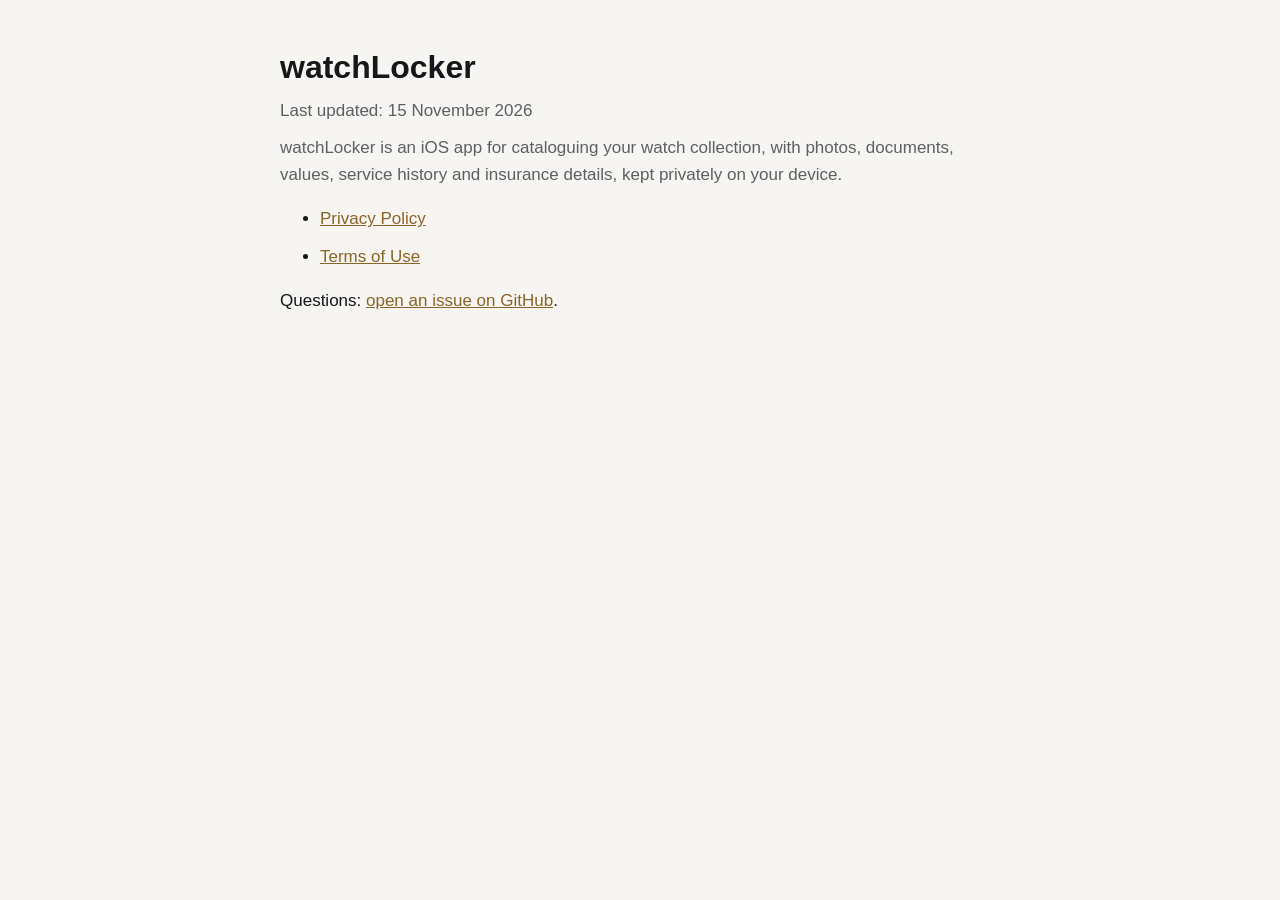
<file: index.html>
<!doctype html>
<html lang="en"><head><meta charset="utf-8"><meta name="viewport" content="width=device-width,initial-scale=1">
<title>watchLocker</title><link rel="stylesheet" href="style.css"></head>
<body><main>

<h1>watchLocker</h1>
<p class="meta">Last updated: 15 November 2026</p>
<p class="lead">watchLocker is an iOS app for cataloguing your watch collection, with photos, documents, values, service history and insurance details, kept privately on your device.</p>
<ul>
<li><a href="privacy.html">Privacy Policy</a></li>
<li><a href="terms.html">Terms of Use</a></li>
</ul>
<p>Questions: <a href="https://github.com/LinusWestling/watchLocker/issues">open an issue on GitHub</a>.</p>
</main></body></html>
</file>
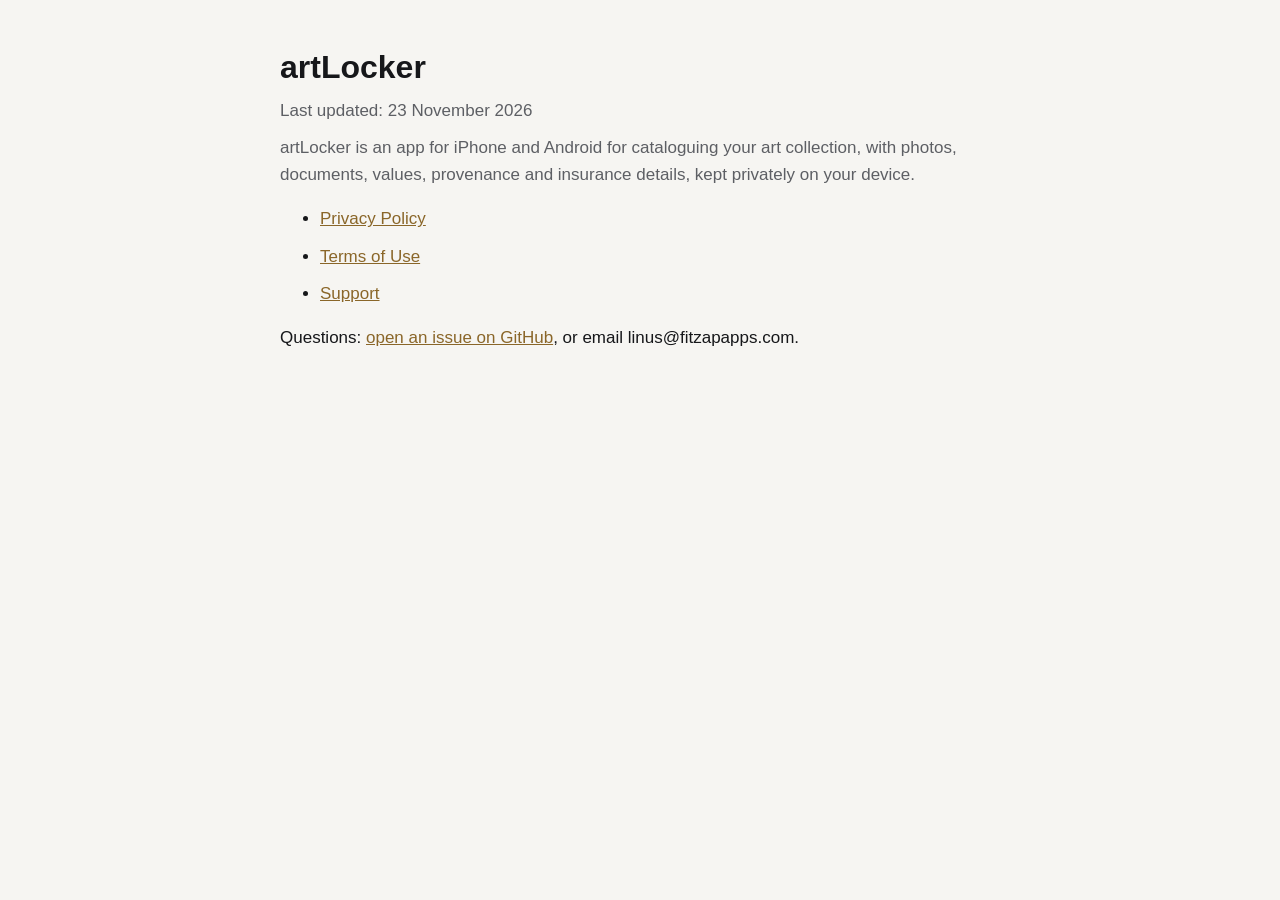
<file: artLocker/index.html>
<!doctype html>
<html lang="en"><head><meta charset="utf-8"><meta name="viewport" content="width=device-width,initial-scale=1">
<title>artLocker</title><link rel="stylesheet" href="../style.css"></head>
<body><main>

<h1>artLocker</h1>
<p class="meta">Last updated: 23 November 2026</p>
<p class="lead">artLocker is an app for iPhone and Android for cataloguing your art collection, with photos, documents, values, provenance and insurance details, kept privately on your device.</p>
<ul>
<li><a href="privacy/">Privacy Policy</a></li>
<li><a href="terms/">Terms of Use</a></li>
<li><a href="support/">Support</a></li>
</ul>
<p>Questions: <a href="https://github.com/LinusWestling/watchLocker/issues">open an issue on GitHub</a>, or email linus@fitzapapps.com.</p>
</main></body></html>
</file>
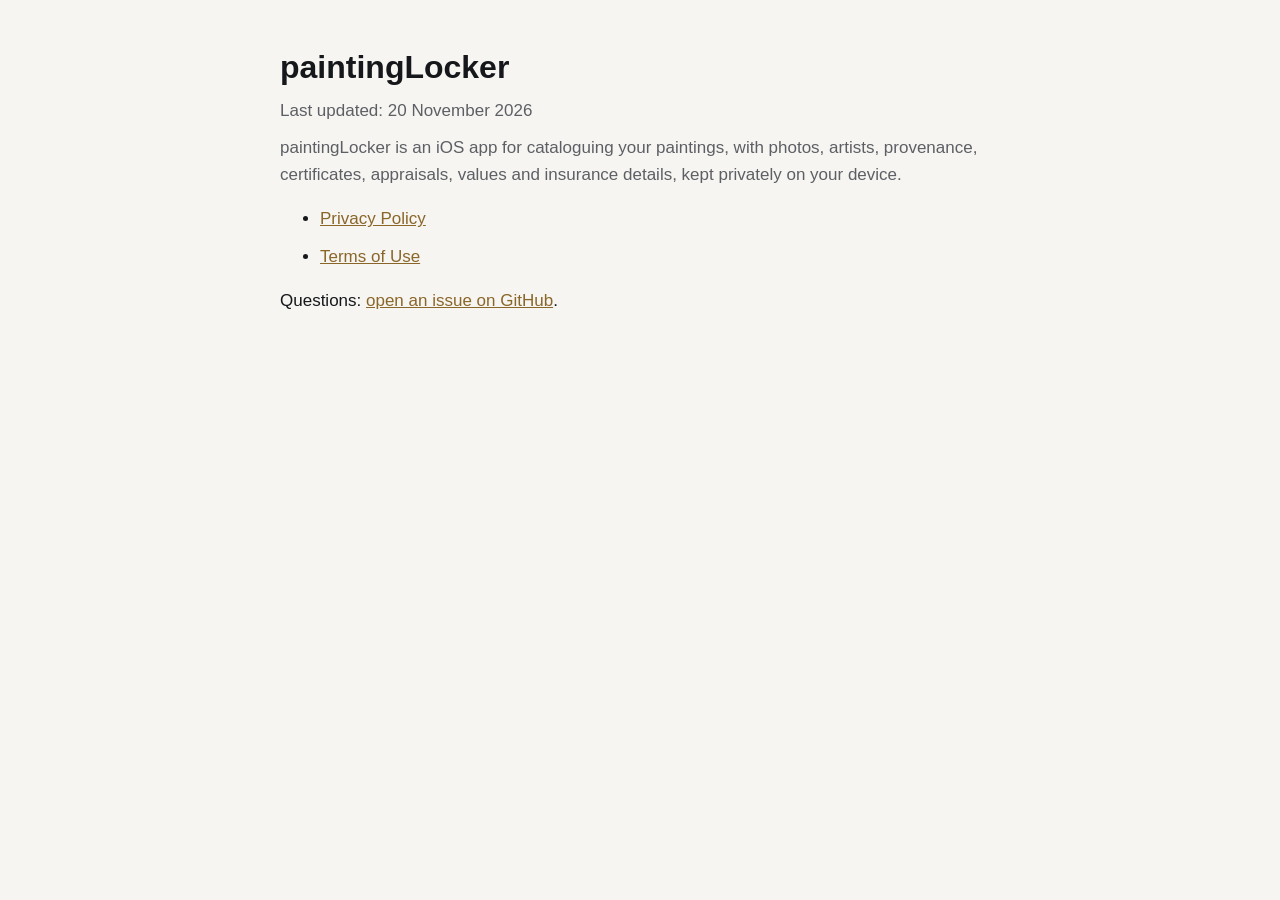
<file: paintingLocker/index.html>
<!doctype html>
<html lang="en"><head><meta charset="utf-8"><meta name="viewport" content="width=device-width,initial-scale=1">
<title>paintingLocker</title><link rel="stylesheet" href="../style.css"></head>
<body><main>

<h1>paintingLocker</h1>
<p class="meta">Last updated: 20 November 2026</p>
<p class="lead">paintingLocker is an iOS app for cataloguing your paintings, with photos, artists, provenance, certificates, appraisals, values and insurance details, kept privately on your device.</p>
<ul>
<li><a href="privacy/">Privacy Policy</a></li>
<li><a href="terms/">Terms of Use</a></li>
</ul>
<p>Questions: <a href="https://github.com/LinusWestling/watchLocker/issues">open an issue on GitHub</a>.</p>
</main></body></html>
</file>
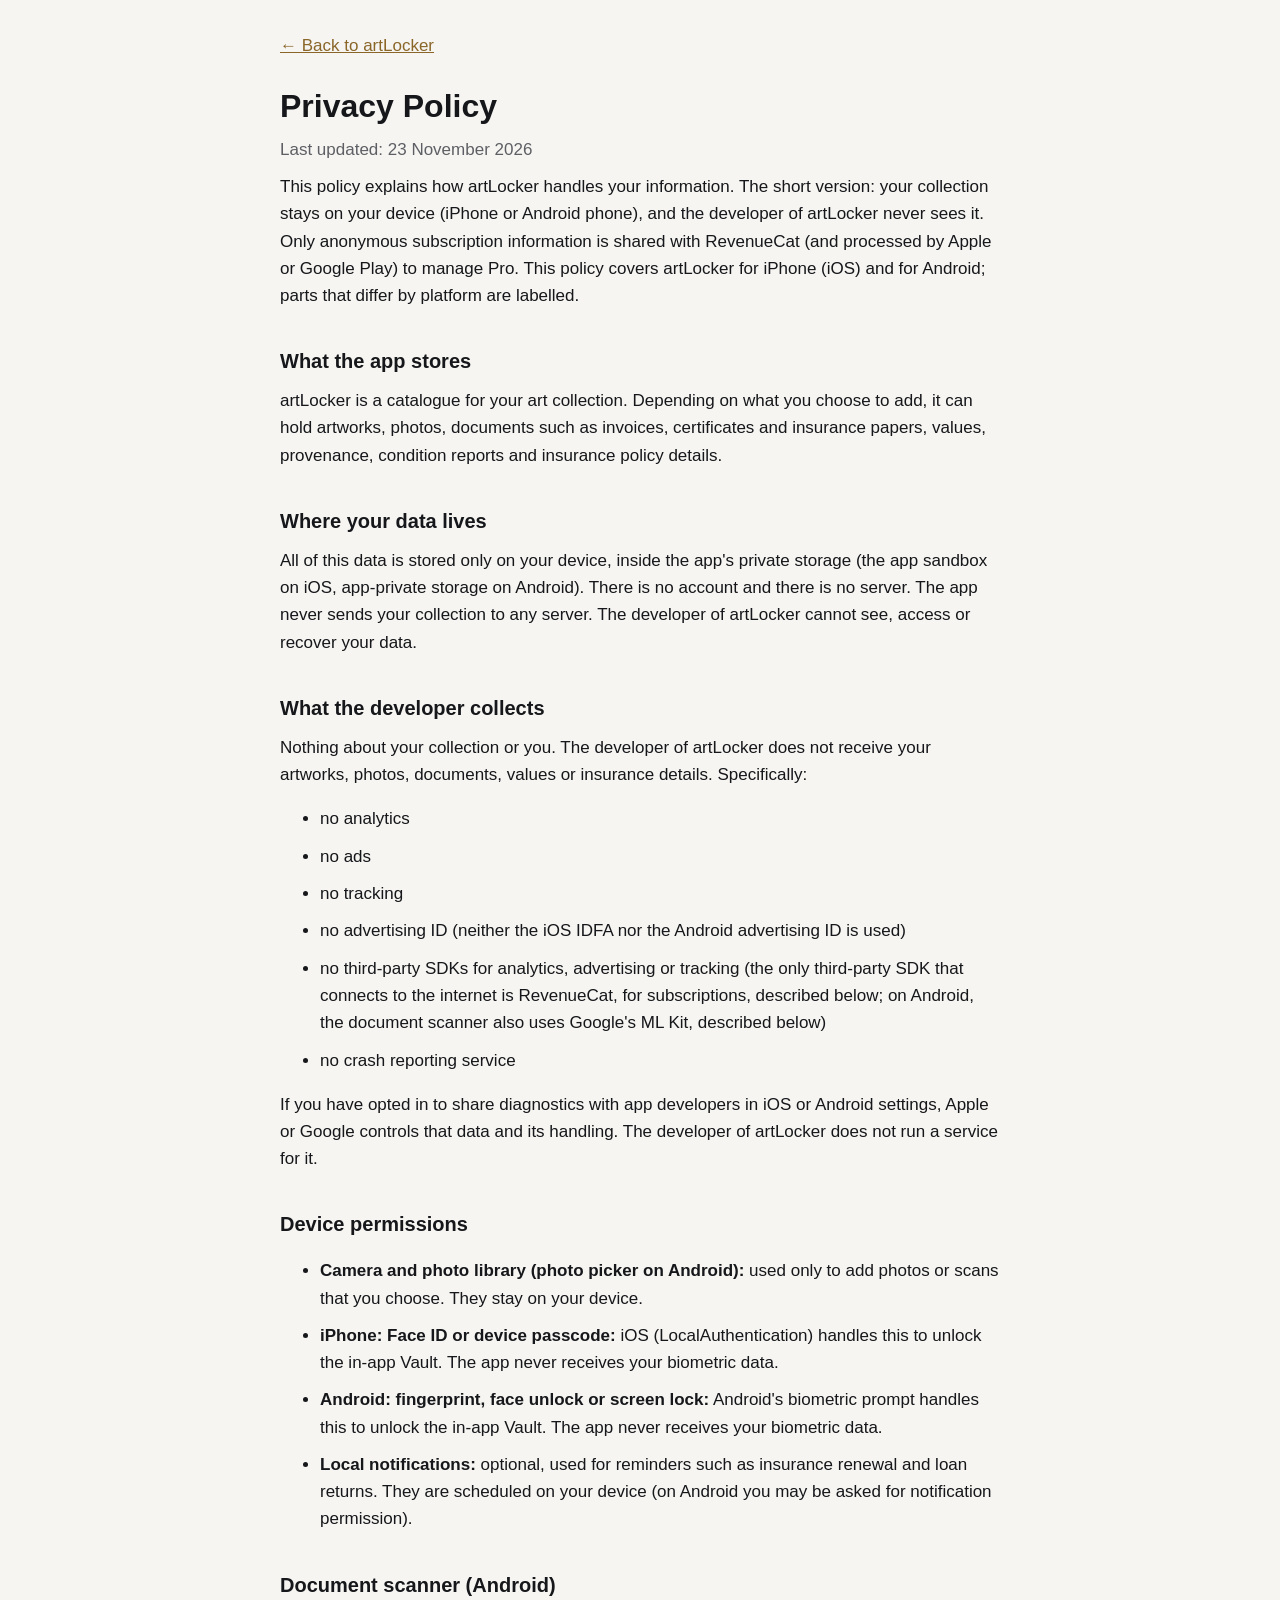
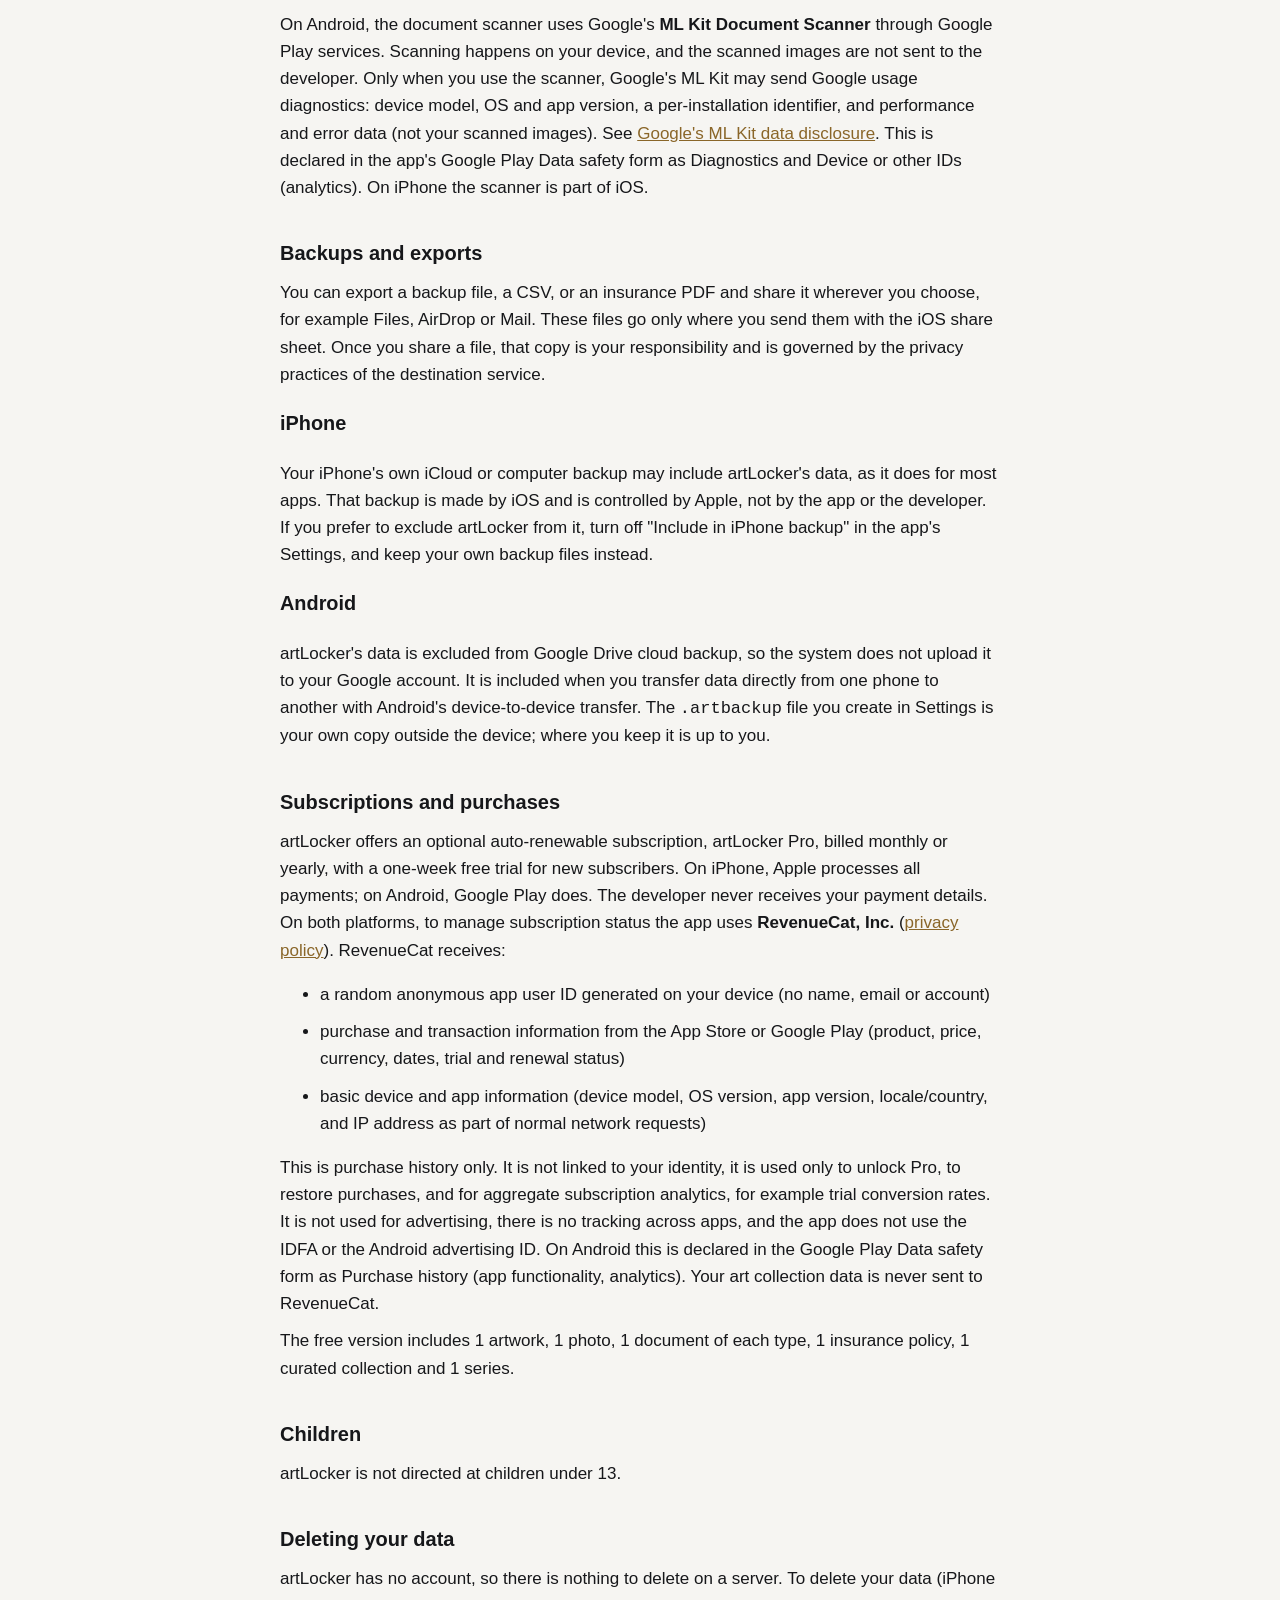
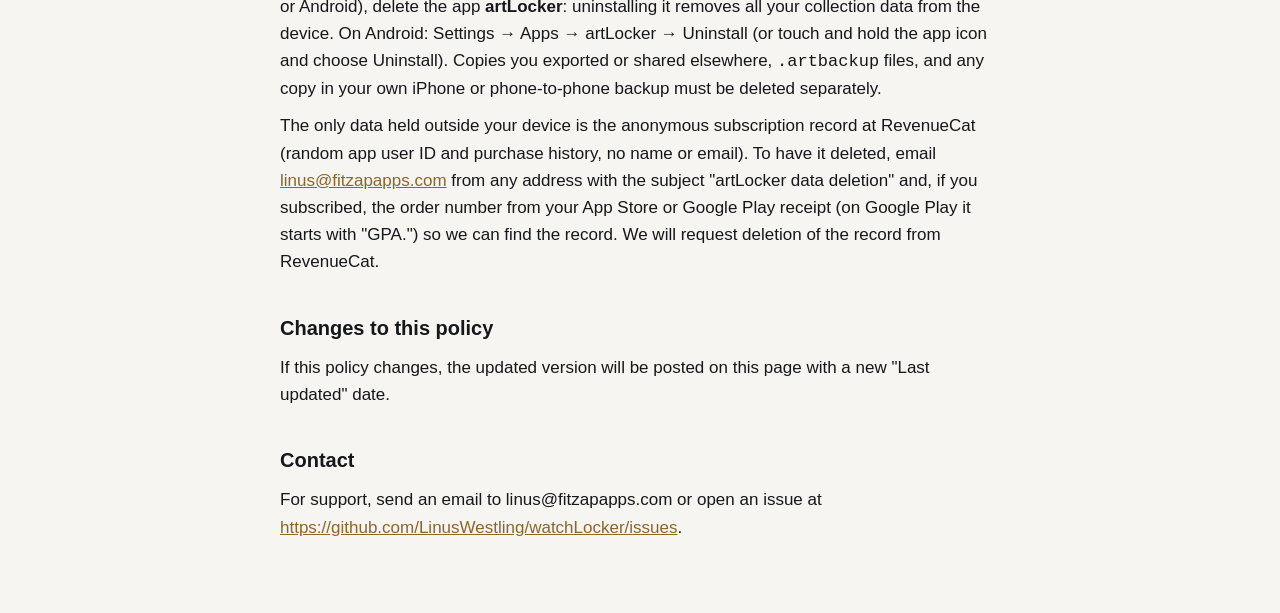
<file: artLocker/privacy/index.html>
<!doctype html>
<html lang="en"><head><meta charset="utf-8"><meta name="viewport" content="width=device-width,initial-scale=1">
<title>artLocker Privacy Policy</title><link rel="stylesheet" href="../../style.css"></head>
<body><main>
<a class="back" href="../">&larr; Back to artLocker</a>
<h1>Privacy Policy</h1>
<p class="meta">Last updated: 23 November 2026</p>
<p>This policy explains how artLocker handles your information. The short version: your collection stays on your device (iPhone or Android phone), and the developer of artLocker never sees it. Only anonymous subscription information is shared with RevenueCat (and processed by Apple or Google Play) to manage Pro. This policy covers artLocker for iPhone (iOS) and for Android; parts that differ by platform are labelled.</p>
<h2>What the app stores</h2>
<p>artLocker is a catalogue for your art collection. Depending on what you choose to add, it can hold artworks, photos, documents such as invoices, certificates and insurance papers, values, provenance, condition reports and insurance policy details.</p>
<h2>Where your data lives</h2>
<p>All of this data is stored only on your device, inside the app's private storage (the app sandbox on iOS, app-private storage on Android). There is no account and there is no server. The app never sends your collection to any server. The developer of artLocker cannot see, access or recover your data.</p>
<h2>What the developer collects</h2>
<p>Nothing about your collection or you. The developer of artLocker does not receive your artworks, photos, documents, values or insurance details. Specifically:</p>
<ul>
<li>no analytics</li>
<li>no ads</li>
<li>no tracking</li>
<li>no advertising ID (neither the iOS IDFA nor the Android advertising ID is used)</li>
<li>no third-party SDKs for analytics, advertising or tracking (the only third-party SDK that connects to the internet is RevenueCat, for subscriptions, described below; on Android, the document scanner also uses Google's ML Kit, described below)</li>
<li>no crash reporting service</li>
</ul>
<p>If you have opted in to share diagnostics with app developers in iOS or Android settings, Apple or Google controls that data and its handling. The developer of artLocker does not run a service for it.</p>
<h2>Device permissions</h2>
<ul>
<li><strong>Camera and photo library (photo picker on Android):</strong> used only to add photos or scans that you choose. They stay on your device.</li>
<li><strong>iPhone: Face ID or device passcode:</strong> iOS (LocalAuthentication) handles this to unlock the in-app Vault. The app never receives your biometric data.</li>
<li><strong>Android: fingerprint, face unlock or screen lock:</strong> Android's biometric prompt handles this to unlock the in-app Vault. The app never receives your biometric data.</li>
<li><strong>Local notifications:</strong> optional, used for reminders such as insurance renewal and loan returns. They are scheduled on your device (on Android you may be asked for notification permission).</li>
</ul>
<h2>Document scanner (Android)</h2>
<p>On Android, the document scanner uses Google's <strong>ML Kit Document Scanner</strong> through Google Play services. Scanning happens on your device, and the scanned images are not sent to the developer. Only when you use the scanner, Google's ML Kit may send Google usage diagnostics: device model, OS and app version, a per-installation identifier, and performance and error data (not your scanned images). See <a href="https://developers.google.com/ml-kit/android-data-disclosure">Google's ML Kit data disclosure</a>. This is declared in the app's Google Play Data safety form as Diagnostics and Device or other IDs (analytics). On iPhone the scanner is part of iOS.</p>
<h2>Backups and exports</h2>
<p>You can export a backup file, a CSV, or an insurance PDF and share it wherever you choose, for example Files, AirDrop or Mail. These files go only where you send them with the iOS share sheet. Once you share a file, that copy is your responsibility and is governed by the privacy practices of the destination service.</p>
<h3>iPhone</h3>
<p>Your iPhone's own iCloud or computer backup may include artLocker's data, as it does for most apps. That backup is made by iOS and is controlled by Apple, not by the app or the developer. If you prefer to exclude artLocker from it, turn off "Include in iPhone backup" in the app's Settings, and keep your own backup files instead.</p>
<h3>Android</h3>
<p>artLocker's data is excluded from Google Drive cloud backup, so the system does not upload it to your Google account. It is included when you transfer data directly from one phone to another with Android's device-to-device transfer. The <code>.artbackup</code> file you create in Settings is your own copy outside the device; where you keep it is up to you.</p>
<h2>Subscriptions and purchases</h2>
<p>artLocker offers an optional auto-renewable subscription, artLocker Pro, billed monthly or yearly, with a one-week free trial for new subscribers. On iPhone, Apple processes all payments; on Android, Google Play does. The developer never receives your payment details. On both platforms, to manage subscription status the app uses <strong>RevenueCat, Inc.</strong> (<a href="https://www.revenuecat.com/privacy">privacy policy</a>). RevenueCat receives:</p>
<ul>
<li>a random anonymous app user ID generated on your device (no name, email or account)</li>
<li>purchase and transaction information from the App Store or Google Play (product, price, currency, dates, trial and renewal status)</li>
<li>basic device and app information (device model, OS version, app version, locale/country, and IP address as part of normal network requests)</li>
</ul>
<p>This is purchase history only. It is not linked to your identity, it is used only to unlock Pro, to restore purchases, and for aggregate subscription analytics, for example trial conversion rates. It is not used for advertising, there is no tracking across apps, and the app does not use the IDFA or the Android advertising ID. On Android this is declared in the Google Play Data safety form as Purchase history (app functionality, analytics). Your art collection data is never sent to RevenueCat.</p>
<p>The free version includes 1 artwork, 1 photo, 1 document of each type, 1 insurance policy, 1 curated collection and 1 series.</p>
<h2>Children</h2>
<p>artLocker is not directed at children under 13.</p>
<h2>Deleting your data</h2>
<p>artLocker has no account, so there is nothing to delete on a server. To delete your data (iPhone or Android), delete the app <strong>artLocker</strong>: uninstalling it removes all your collection data from the device. On Android: Settings &rarr; Apps &rarr; artLocker &rarr; Uninstall (or touch and hold the app icon and choose Uninstall). Copies you exported or shared elsewhere, <code>.artbackup</code> files, and any copy in your own iPhone or phone-to-phone backup must be deleted separately.</p>
<p>The only data held outside your device is the anonymous subscription record at RevenueCat (random app user ID and purchase history, no name or email). To have it deleted, email <a href="mailto:linus@fitzapapps.com">linus@fitzapapps.com</a> from any address with the subject "artLocker data deletion" and, if you subscribed, the order number from your App Store or Google Play receipt (on Google Play it starts with "GPA.") so we can find the record. We will request deletion of the record from RevenueCat.</p>
<h2>Changes to this policy</h2>
<p>If this policy changes, the updated version will be posted on this page with a new "Last updated" date.</p>
<h2>Contact</h2>
<p>For support, send an email to linus@fitzapapps.com or open an issue at <a href="https://github.com/LinusWestling/watchLocker/issues">https://github.com/LinusWestling/watchLocker/issues</a>.</p>
</main></body></html>
</file>
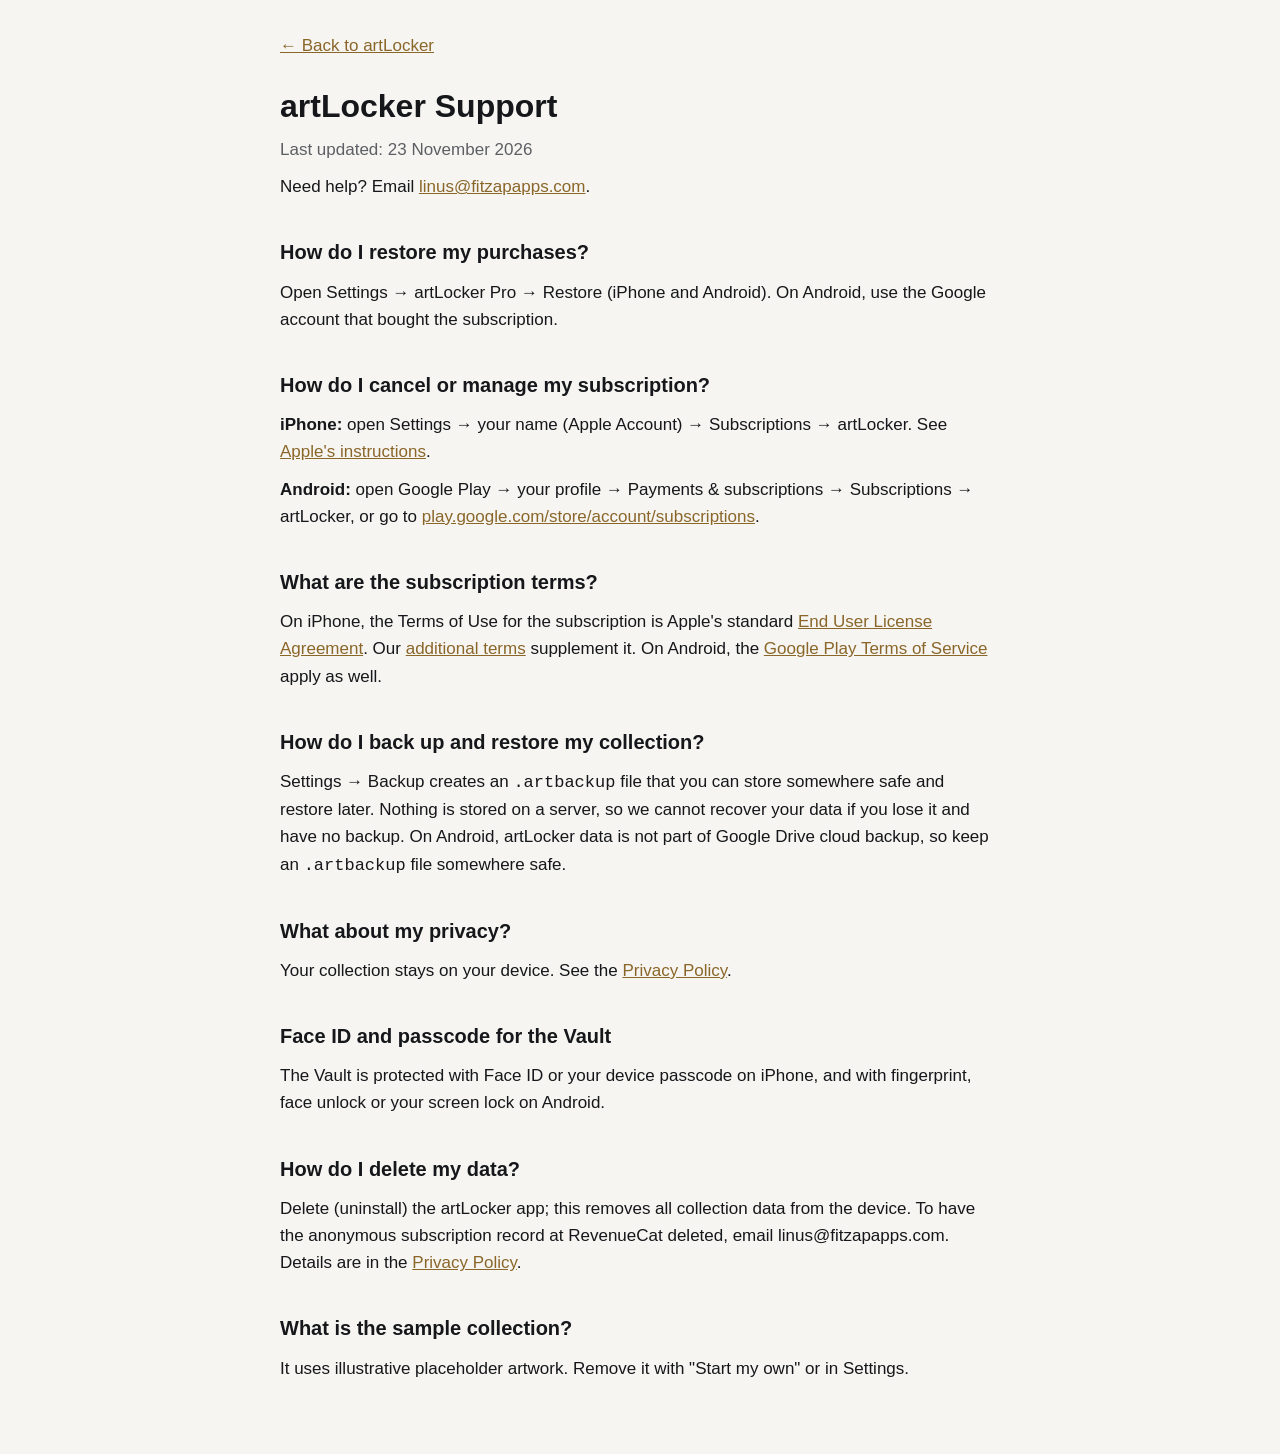
<file: artLocker/support/index.html>
<!doctype html>
<html lang="en"><head><meta charset="utf-8"><meta name="viewport" content="width=device-width,initial-scale=1">
<title>artLocker Support</title><link rel="stylesheet" href="../../style.css"></head>
<body><main>
<a class="back" href="../">&larr; Back to artLocker</a>
<h1>artLocker Support</h1>
<p class="meta">Last updated: 23 November 2026</p>
<p>Need help? Email <a href="mailto:linus@fitzapapps.com">linus@fitzapapps.com</a>.</p>
<h2>How do I restore my purchases?</h2>
<p>Open Settings &rarr; artLocker Pro &rarr; Restore (iPhone and Android). On Android, use the Google account that bought the subscription.</p>
<h2>How do I cancel or manage my subscription?</h2>
<p><strong>iPhone:</strong> open Settings &rarr; your name (Apple Account) &rarr; Subscriptions &rarr; artLocker. See <a href="https://support.apple.com/en-us/118428">Apple's instructions</a>.</p>
<p><strong>Android:</strong> open Google Play &rarr; your profile &rarr; Payments &amp; subscriptions &rarr; Subscriptions &rarr; artLocker, or go to <a href="https://play.google.com/store/account/subscriptions">play.google.com/store/account/subscriptions</a>.</p>
<h2>What are the subscription terms?</h2>
<p>On iPhone, the Terms of Use for the subscription is Apple's standard <a href="https://www.apple.com/legal/internet-services/itunes/dev/stdeula/">End User License Agreement</a>. Our <a href="../terms/">additional terms</a> supplement it. On Android, the <a href="https://play.google.com/intl/en_us/about/play-terms/">Google Play Terms of Service</a> apply as well.</p>
<h2>How do I back up and restore my collection?</h2>
<p>Settings &rarr; Backup creates an <code>.artbackup</code> file that you can store somewhere safe and restore later. Nothing is stored on a server, so we cannot recover your data if you lose it and have no backup. On Android, artLocker data is not part of Google Drive cloud backup, so keep an <code>.artbackup</code> file somewhere safe.</p>
<h2>What about my privacy?</h2>
<p>Your collection stays on your device. See the <a href="../privacy/">Privacy Policy</a>.</p>
<h2>Face ID and passcode for the Vault</h2>
<p>The Vault is protected with Face ID or your device passcode on iPhone, and with fingerprint, face unlock or your screen lock on Android.</p>
<h2>How do I delete my data?</h2>
<p>Delete (uninstall) the artLocker app; this removes all collection data from the device. To have the anonymous subscription record at RevenueCat deleted, email linus@fitzapapps.com. Details are in the <a href="../privacy/">Privacy Policy</a>.</p>
<h2>What is the sample collection?</h2>
<p>It uses illustrative placeholder artwork. Remove it with "Start my own" or in Settings.</p>
</main></body></html>
</file>
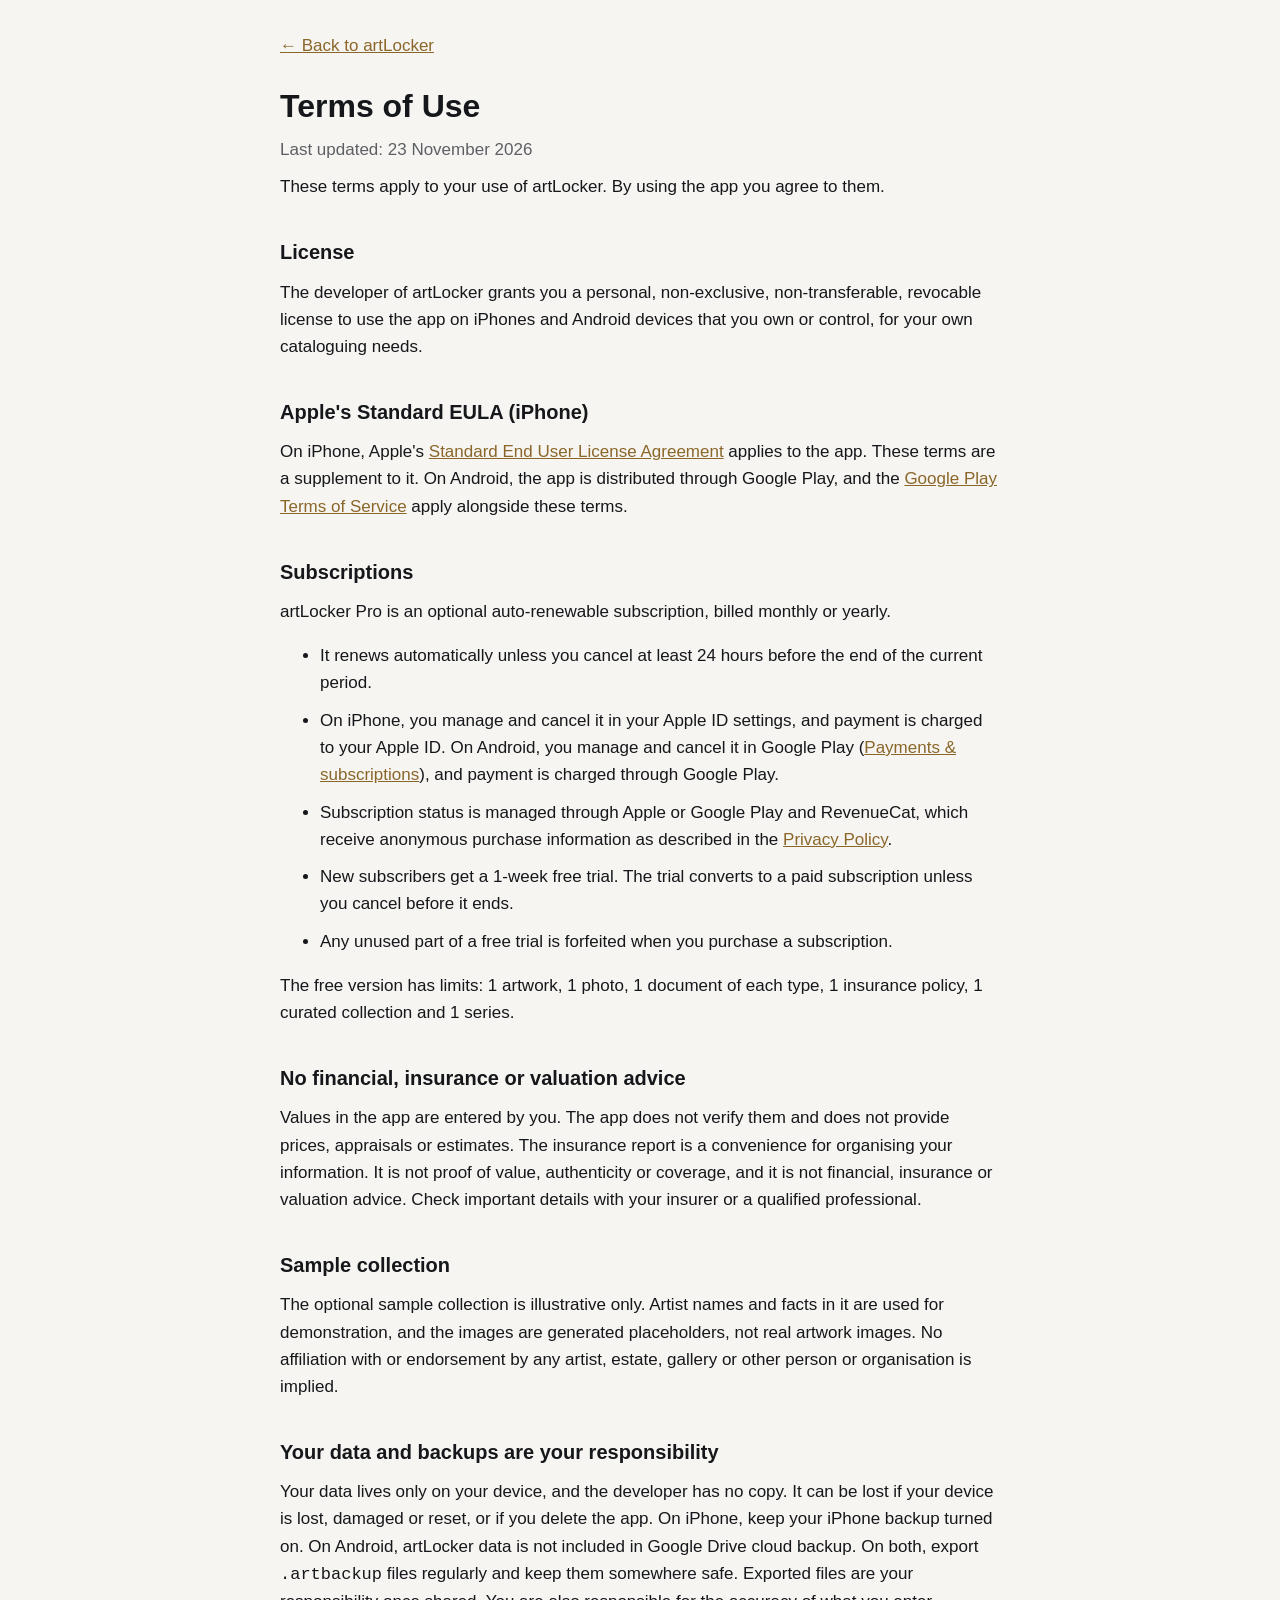
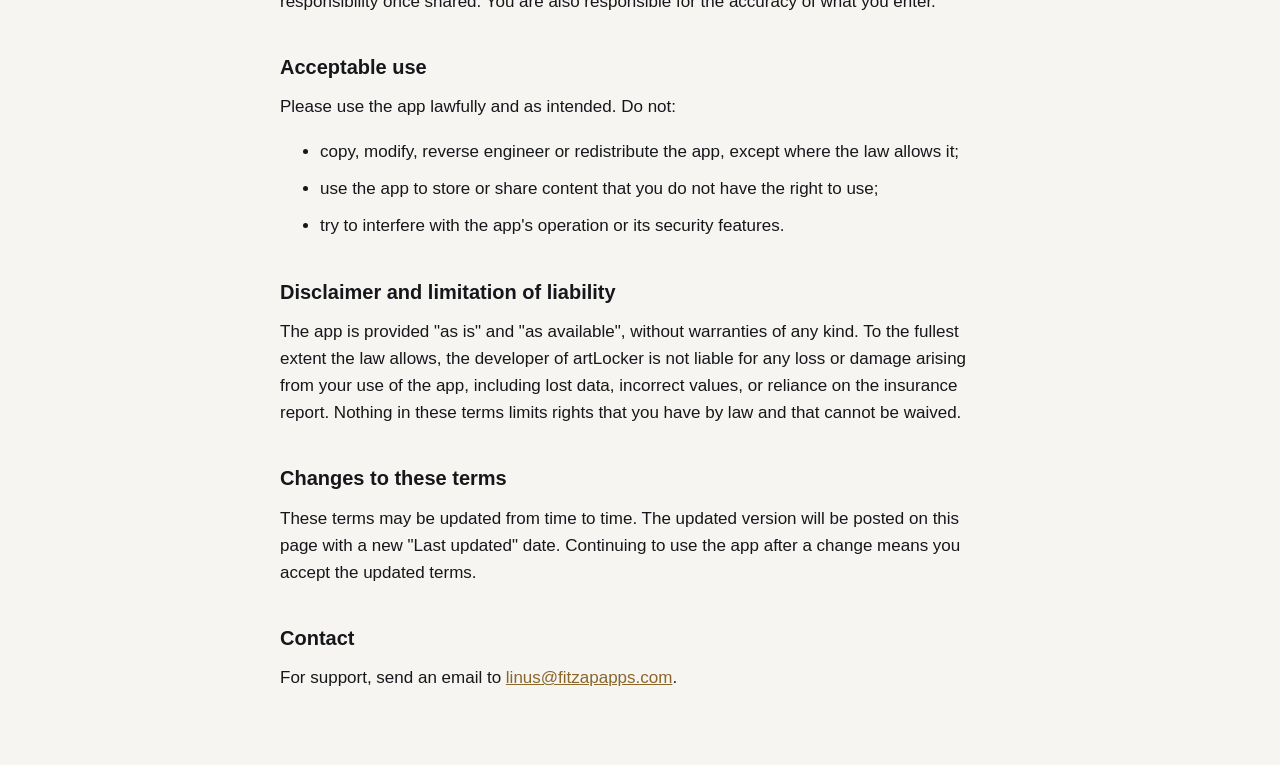
<file: artLocker/terms/index.html>
<!doctype html>
<html lang="en"><head><meta charset="utf-8"><meta name="viewport" content="width=device-width,initial-scale=1">
<title>artLocker Terms of Use</title><link rel="stylesheet" href="../../style.css"></head>
<body><main>
<a class="back" href="../">&larr; Back to artLocker</a>
<h1>Terms of Use</h1>
<p class="meta">Last updated: 23 November 2026</p>
<p>These terms apply to your use of artLocker. By using the app you agree to them.</p>
<h2>License</h2>
<p>The developer of artLocker grants you a personal, non-exclusive, non-transferable, revocable license to use the app on iPhones and Android devices that you own or control, for your own cataloguing needs.</p>
<h2>Apple's Standard EULA (iPhone)</h2>
<p>On iPhone, Apple's <a href="https://www.apple.com/legal/internet-services/itunes/dev/stdeula/">Standard End User License Agreement</a> applies to the app. These terms are a supplement to it. On Android, the app is distributed through Google Play, and the <a href="https://play.google.com/intl/en_us/about/play-terms/">Google Play Terms of Service</a> apply alongside these terms.</p>
<h2>Subscriptions</h2>
<p>artLocker Pro is an optional auto-renewable subscription, billed monthly or yearly.</p>
<ul>
<li>It renews automatically unless you cancel at least 24 hours before the end of the current period.</li>
<li>On iPhone, you manage and cancel it in your Apple ID settings, and payment is charged to your Apple ID. On Android, you manage and cancel it in Google Play (<a href="https://play.google.com/store/account/subscriptions">Payments &amp; subscriptions</a>), and payment is charged through Google Play.</li>
<li>Subscription status is managed through Apple or Google Play and RevenueCat, which receive anonymous purchase information as described in the <a href="../privacy/">Privacy Policy</a>.</li>
<li>New subscribers get a 1-week free trial. The trial converts to a paid subscription unless you cancel before it ends.</li>
<li>Any unused part of a free trial is forfeited when you purchase a subscription.</li>
</ul>
<p>The free version has limits: 1 artwork, 1 photo, 1 document of each type, 1 insurance policy, 1 curated collection and 1 series.</p>
<h2>No financial, insurance or valuation advice</h2>
<p>Values in the app are entered by you. The app does not verify them and does not provide prices, appraisals or estimates. The insurance report is a convenience for organising your information. It is not proof of value, authenticity or coverage, and it is not financial, insurance or valuation advice. Check important details with your insurer or a qualified professional.</p>
<h2>Sample collection</h2>
<p>The optional sample collection is illustrative only. Artist names and facts in it are used for demonstration, and the images are generated placeholders, not real artwork images. No affiliation with or endorsement by any artist, estate, gallery or other person or organisation is implied.</p>
<h2>Your data and backups are your responsibility</h2>
<p>Your data lives only on your device, and the developer has no copy. It can be lost if your device is lost, damaged or reset, or if you delete the app. On iPhone, keep your iPhone backup turned on. On Android, artLocker data is not included in Google Drive cloud backup. On both, export <code>.artbackup</code> files regularly and keep them somewhere safe. Exported files are your responsibility once shared. You are also responsible for the accuracy of what you enter.</p>
<h2>Acceptable use</h2>
<p>Please use the app lawfully and as intended. Do not:</p>
<ul>
<li>copy, modify, reverse engineer or redistribute the app, except where the law allows it;</li>
<li>use the app to store or share content that you do not have the right to use;</li>
<li>try to interfere with the app's operation or its security features.</li>
</ul>
<h2>Disclaimer and limitation of liability</h2>
<p>The app is provided "as is" and "as available", without warranties of any kind. To the fullest extent the law allows, the developer of artLocker is not liable for any loss or damage arising from your use of the app, including lost data, incorrect values, or reliance on the insurance report. Nothing in these terms limits rights that you have by law and that cannot be waived.</p>
<h2>Changes to these terms</h2>
<p>These terms may be updated from time to time. The updated version will be posted on this page with a new "Last updated" date. Continuing to use the app after a change means you accept the updated terms.</p>
<h2>Contact</h2>
<p>For support, send an email to <a href="mailto:linus@fitzapapps.com">linus@fitzapapps.com</a>.</p>
</main></body></html>
</file>
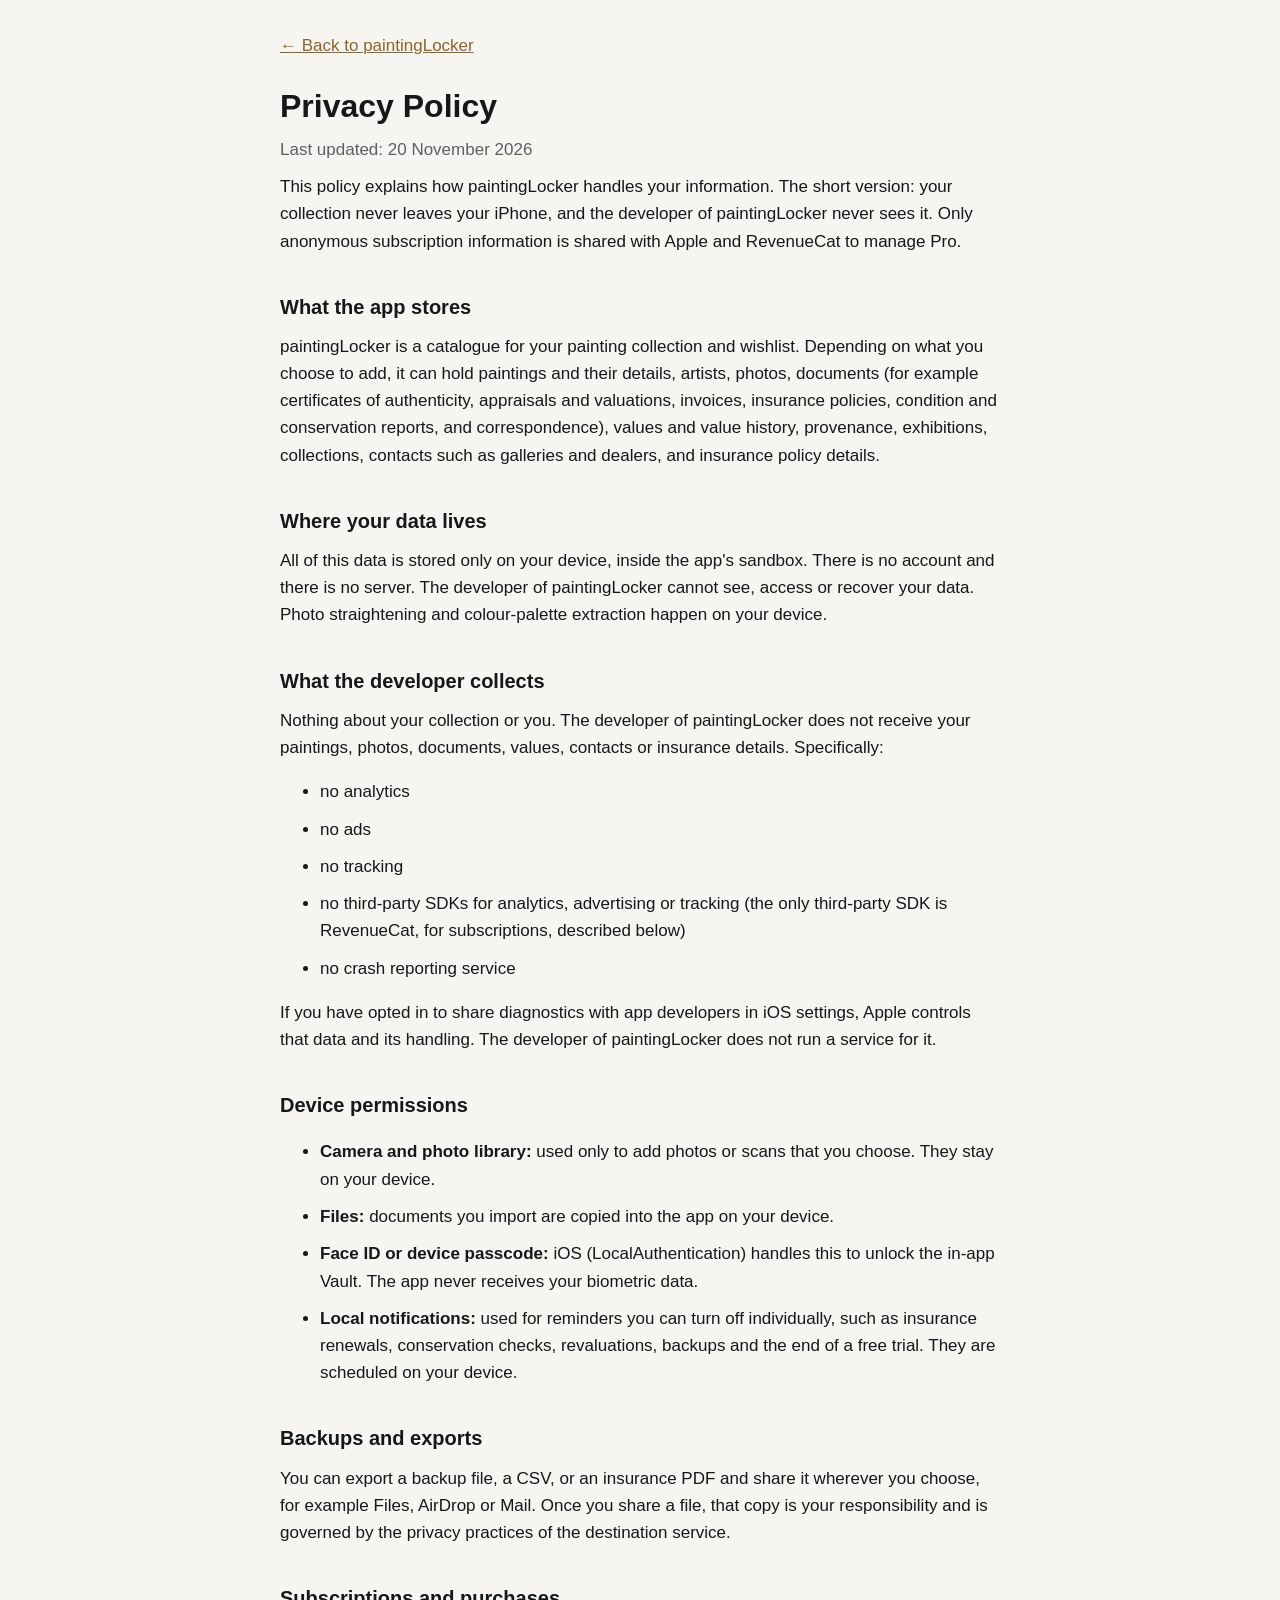
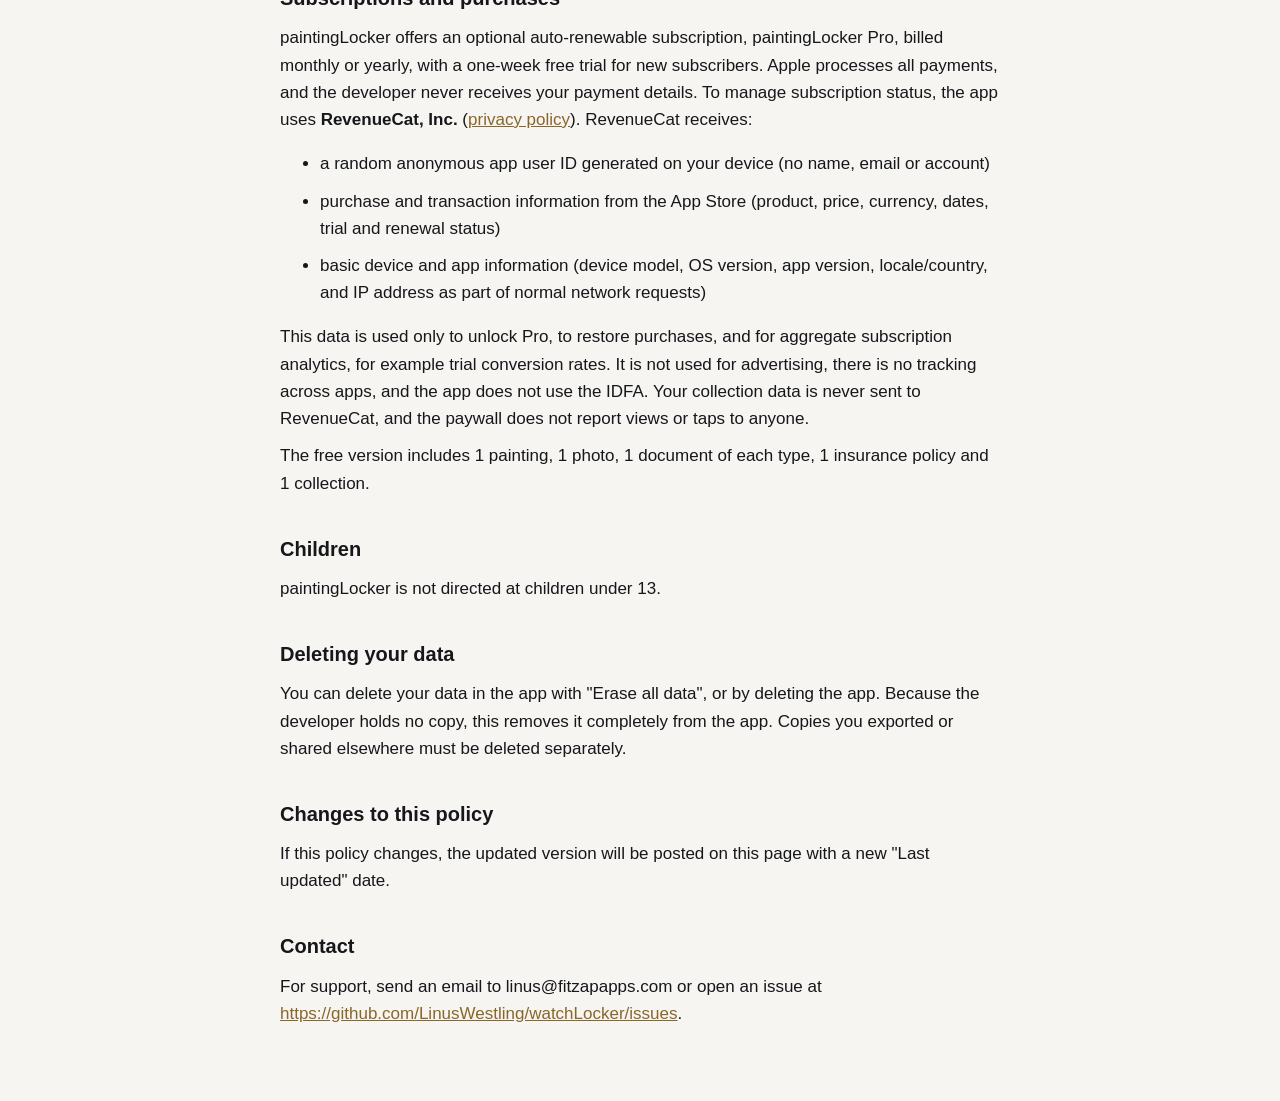
<file: paintingLocker/privacy/index.html>
<!doctype html>
<html lang="en"><head><meta charset="utf-8"><meta name="viewport" content="width=device-width,initial-scale=1">
<title>paintingLocker Privacy Policy</title><link rel="stylesheet" href="../../style.css"></head>
<body><main>
<a class="back" href="../">&larr; Back to paintingLocker</a>
<h1>Privacy Policy</h1>
<p class="meta">Last updated: 20 November 2026</p>
<p>This policy explains how paintingLocker handles your information. The short version: your collection never leaves your iPhone, and the developer of paintingLocker never sees it. Only anonymous subscription information is shared with Apple and RevenueCat to manage Pro.</p>
<h2>What the app stores</h2>
<p>paintingLocker is a catalogue for your painting collection and wishlist. Depending on what you choose to add, it can hold paintings and their details, artists, photos, documents (for example certificates of authenticity, appraisals and valuations, invoices, insurance policies, condition and conservation reports, and correspondence), values and value history, provenance, exhibitions, collections, contacts such as galleries and dealers, and insurance policy details.</p>
<h2>Where your data lives</h2>
<p>All of this data is stored only on your device, inside the app's sandbox. There is no account and there is no server. The developer of paintingLocker cannot see, access or recover your data. Photo straightening and colour-palette extraction happen on your device.</p>
<h2>What the developer collects</h2>
<p>Nothing about your collection or you. The developer of paintingLocker does not receive your paintings, photos, documents, values, contacts or insurance details. Specifically:</p>
<ul>
<li>no analytics</li>
<li>no ads</li>
<li>no tracking</li>
<li>no third-party SDKs for analytics, advertising or tracking (the only third-party SDK is RevenueCat, for subscriptions, described below)</li>
<li>no crash reporting service</li>
</ul>
<p>If you have opted in to share diagnostics with app developers in iOS settings, Apple controls that data and its handling. The developer of paintingLocker does not run a service for it.</p>
<h2>Device permissions</h2>
<ul>
<li><strong>Camera and photo library:</strong> used only to add photos or scans that you choose. They stay on your device.</li>
<li><strong>Files:</strong> documents you import are copied into the app on your device.</li>
<li><strong>Face ID or device passcode:</strong> iOS (LocalAuthentication) handles this to unlock the in-app Vault. The app never receives your biometric data.</li>
<li><strong>Local notifications:</strong> used for reminders you can turn off individually, such as insurance renewals, conservation checks, revaluations, backups and the end of a free trial. They are scheduled on your device.</li>
</ul>
<h2>Backups and exports</h2>
<p>You can export a backup file, a CSV, or an insurance PDF and share it wherever you choose, for example Files, AirDrop or Mail. Once you share a file, that copy is your responsibility and is governed by the privacy practices of the destination service.</p>
<h2>Subscriptions and purchases</h2>
<p>paintingLocker offers an optional auto-renewable subscription, paintingLocker Pro, billed monthly or yearly, with a one-week free trial for new subscribers. Apple processes all payments, and the developer never receives your payment details. To manage subscription status, the app uses <strong>RevenueCat, Inc.</strong> (<a href="https://www.revenuecat.com/privacy">privacy policy</a>). RevenueCat receives:</p>
<ul>
<li>a random anonymous app user ID generated on your device (no name, email or account)</li>
<li>purchase and transaction information from the App Store (product, price, currency, dates, trial and renewal status)</li>
<li>basic device and app information (device model, OS version, app version, locale/country, and IP address as part of normal network requests)</li>
</ul>
<p>This data is used only to unlock Pro, to restore purchases, and for aggregate subscription analytics, for example trial conversion rates. It is not used for advertising, there is no tracking across apps, and the app does not use the IDFA. Your collection data is never sent to RevenueCat, and the paywall does not report views or taps to anyone.</p>
<p>The free version includes 1 painting, 1 photo, 1 document of each type, 1 insurance policy and 1 collection.</p>
<h2>Children</h2>
<p>paintingLocker is not directed at children under 13.</p>
<h2>Deleting your data</h2>
<p>You can delete your data in the app with "Erase all data", or by deleting the app. Because the developer holds no copy, this removes it completely from the app. Copies you exported or shared elsewhere must be deleted separately.</p>
<h2>Changes to this policy</h2>
<p>If this policy changes, the updated version will be posted on this page with a new "Last updated" date.</p>
<h2>Contact</h2>
<p>For support, send an email to linus@fitzapapps.com or open an issue at <a href="https://github.com/LinusWestling/watchLocker/issues">https://github.com/LinusWestling/watchLocker/issues</a>.</p>
</main></body></html>
</file>
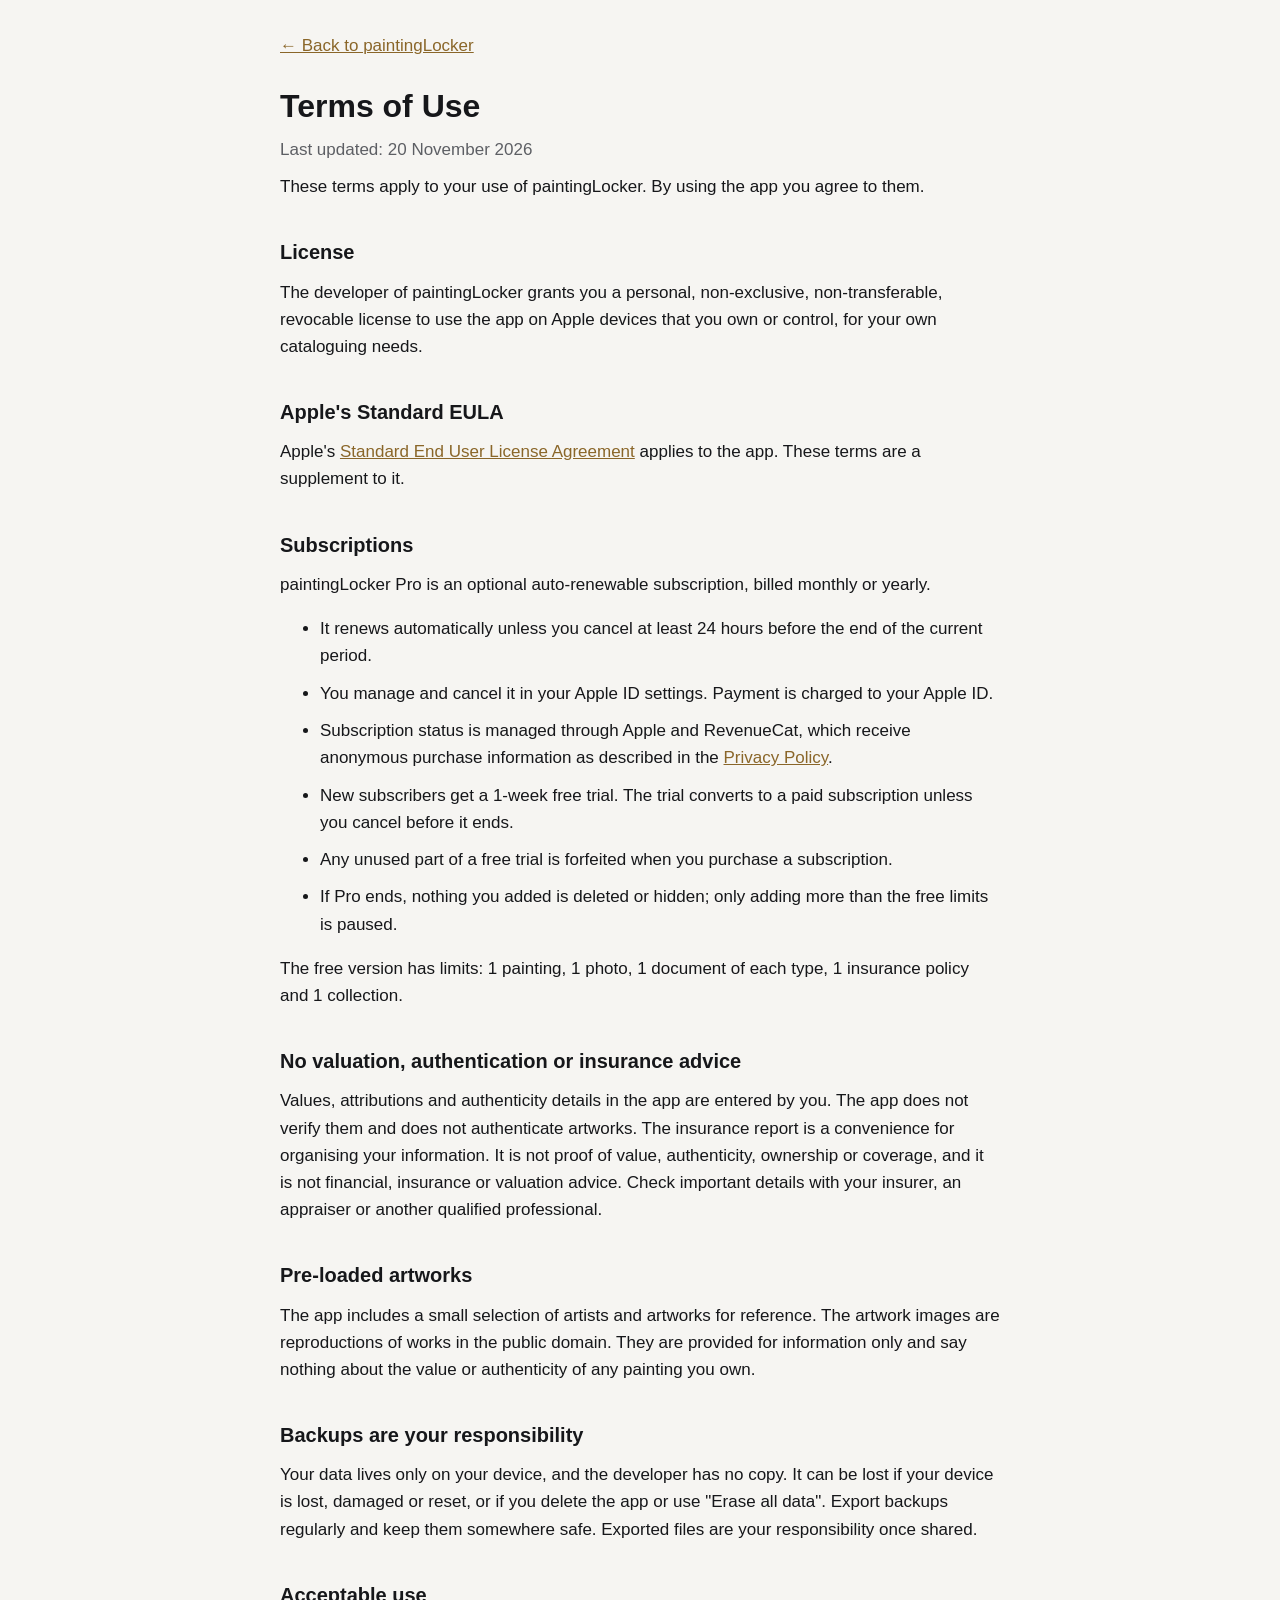
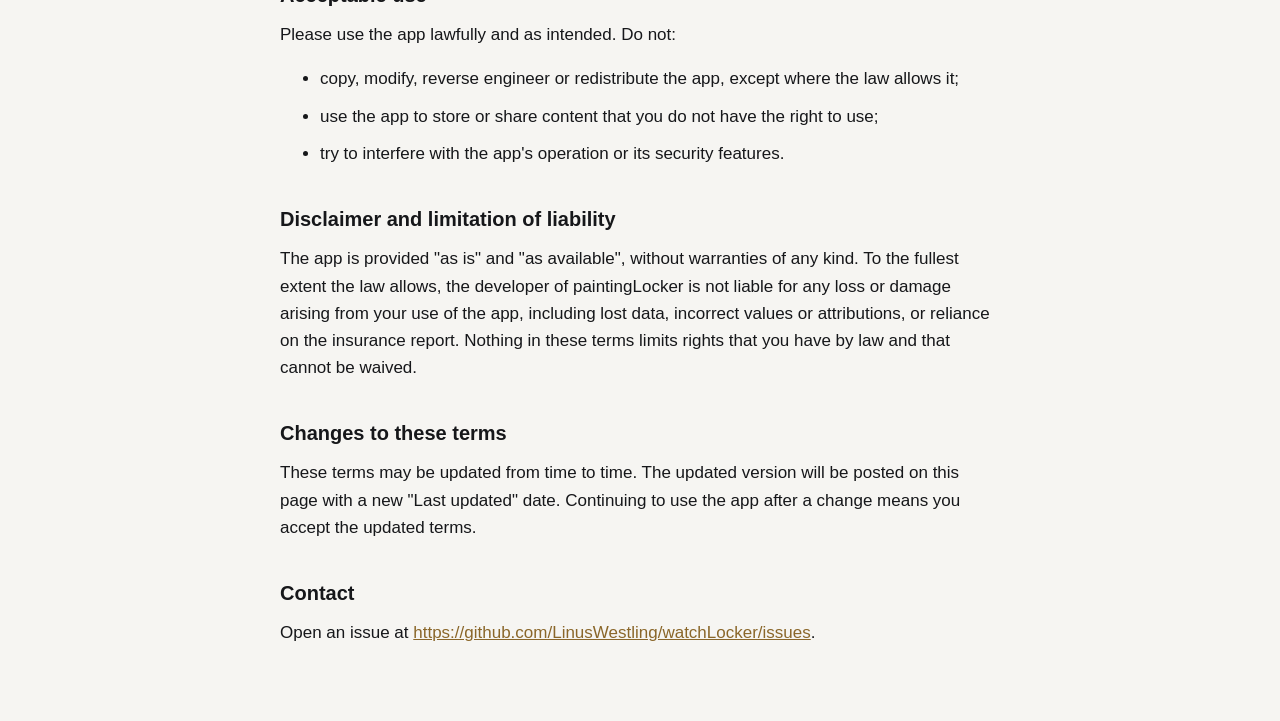
<file: paintingLocker/terms/index.html>
<!doctype html>
<html lang="en"><head><meta charset="utf-8"><meta name="viewport" content="width=device-width,initial-scale=1">
<title>paintingLocker Terms of Use</title><link rel="stylesheet" href="../../style.css"></head>
<body><main>
<a class="back" href="../">&larr; Back to paintingLocker</a>
<h1>Terms of Use</h1>
<p class="meta">Last updated: 20 November 2026</p>
<p>These terms apply to your use of paintingLocker. By using the app you agree to them.</p>
<h2>License</h2>
<p>The developer of paintingLocker grants you a personal, non-exclusive, non-transferable, revocable license to use the app on Apple devices that you own or control, for your own cataloguing needs.</p>
<h2>Apple's Standard EULA</h2>
<p>Apple's <a href="https://www.apple.com/legal/internet-services/itunes/dev/stdeula/">Standard End User License Agreement</a> applies to the app. These terms are a supplement to it.</p>
<h2>Subscriptions</h2>
<p>paintingLocker Pro is an optional auto-renewable subscription, billed monthly or yearly.</p>
<ul>
<li>It renews automatically unless you cancel at least 24 hours before the end of the current period.</li>
<li>You manage and cancel it in your Apple ID settings. Payment is charged to your Apple ID.</li>
<li>Subscription status is managed through Apple and RevenueCat, which receive anonymous purchase information as described in the <a href="../privacy/">Privacy Policy</a>.</li>
<li>New subscribers get a 1-week free trial. The trial converts to a paid subscription unless you cancel before it ends.</li>
<li>Any unused part of a free trial is forfeited when you purchase a subscription.</li>
<li>If Pro ends, nothing you added is deleted or hidden; only adding more than the free limits is paused.</li>
</ul>
<p>The free version has limits: 1 painting, 1 photo, 1 document of each type, 1 insurance policy and 1 collection.</p>
<h2>No valuation, authentication or insurance advice</h2>
<p>Values, attributions and authenticity details in the app are entered by you. The app does not verify them and does not authenticate artworks. The insurance report is a convenience for organising your information. It is not proof of value, authenticity, ownership or coverage, and it is not financial, insurance or valuation advice. Check important details with your insurer, an appraiser or another qualified professional.</p>
<h2>Pre-loaded artworks</h2>
<p>The app includes a small selection of artists and artworks for reference. The artwork images are reproductions of works in the public domain. They are provided for information only and say nothing about the value or authenticity of any painting you own.</p>
<h2>Backups are your responsibility</h2>
<p>Your data lives only on your device, and the developer has no copy. It can be lost if your device is lost, damaged or reset, or if you delete the app or use "Erase all data". Export backups regularly and keep them somewhere safe. Exported files are your responsibility once shared.</p>
<h2>Acceptable use</h2>
<p>Please use the app lawfully and as intended. Do not:</p>
<ul>
<li>copy, modify, reverse engineer or redistribute the app, except where the law allows it;</li>
<li>use the app to store or share content that you do not have the right to use;</li>
<li>try to interfere with the app's operation or its security features.</li>
</ul>
<h2>Disclaimer and limitation of liability</h2>
<p>The app is provided "as is" and "as available", without warranties of any kind. To the fullest extent the law allows, the developer of paintingLocker is not liable for any loss or damage arising from your use of the app, including lost data, incorrect values or attributions, or reliance on the insurance report. Nothing in these terms limits rights that you have by law and that cannot be waived.</p>
<h2>Changes to these terms</h2>
<p>These terms may be updated from time to time. The updated version will be posted on this page with a new "Last updated" date. Continuing to use the app after a change means you accept the updated terms.</p>
<h2>Contact</h2>
<p>Open an issue at <a href="https://github.com/LinusWestling/watchLocker/issues">https://github.com/LinusWestling/watchLocker/issues</a>.</p>
</main></body></html>
</file>
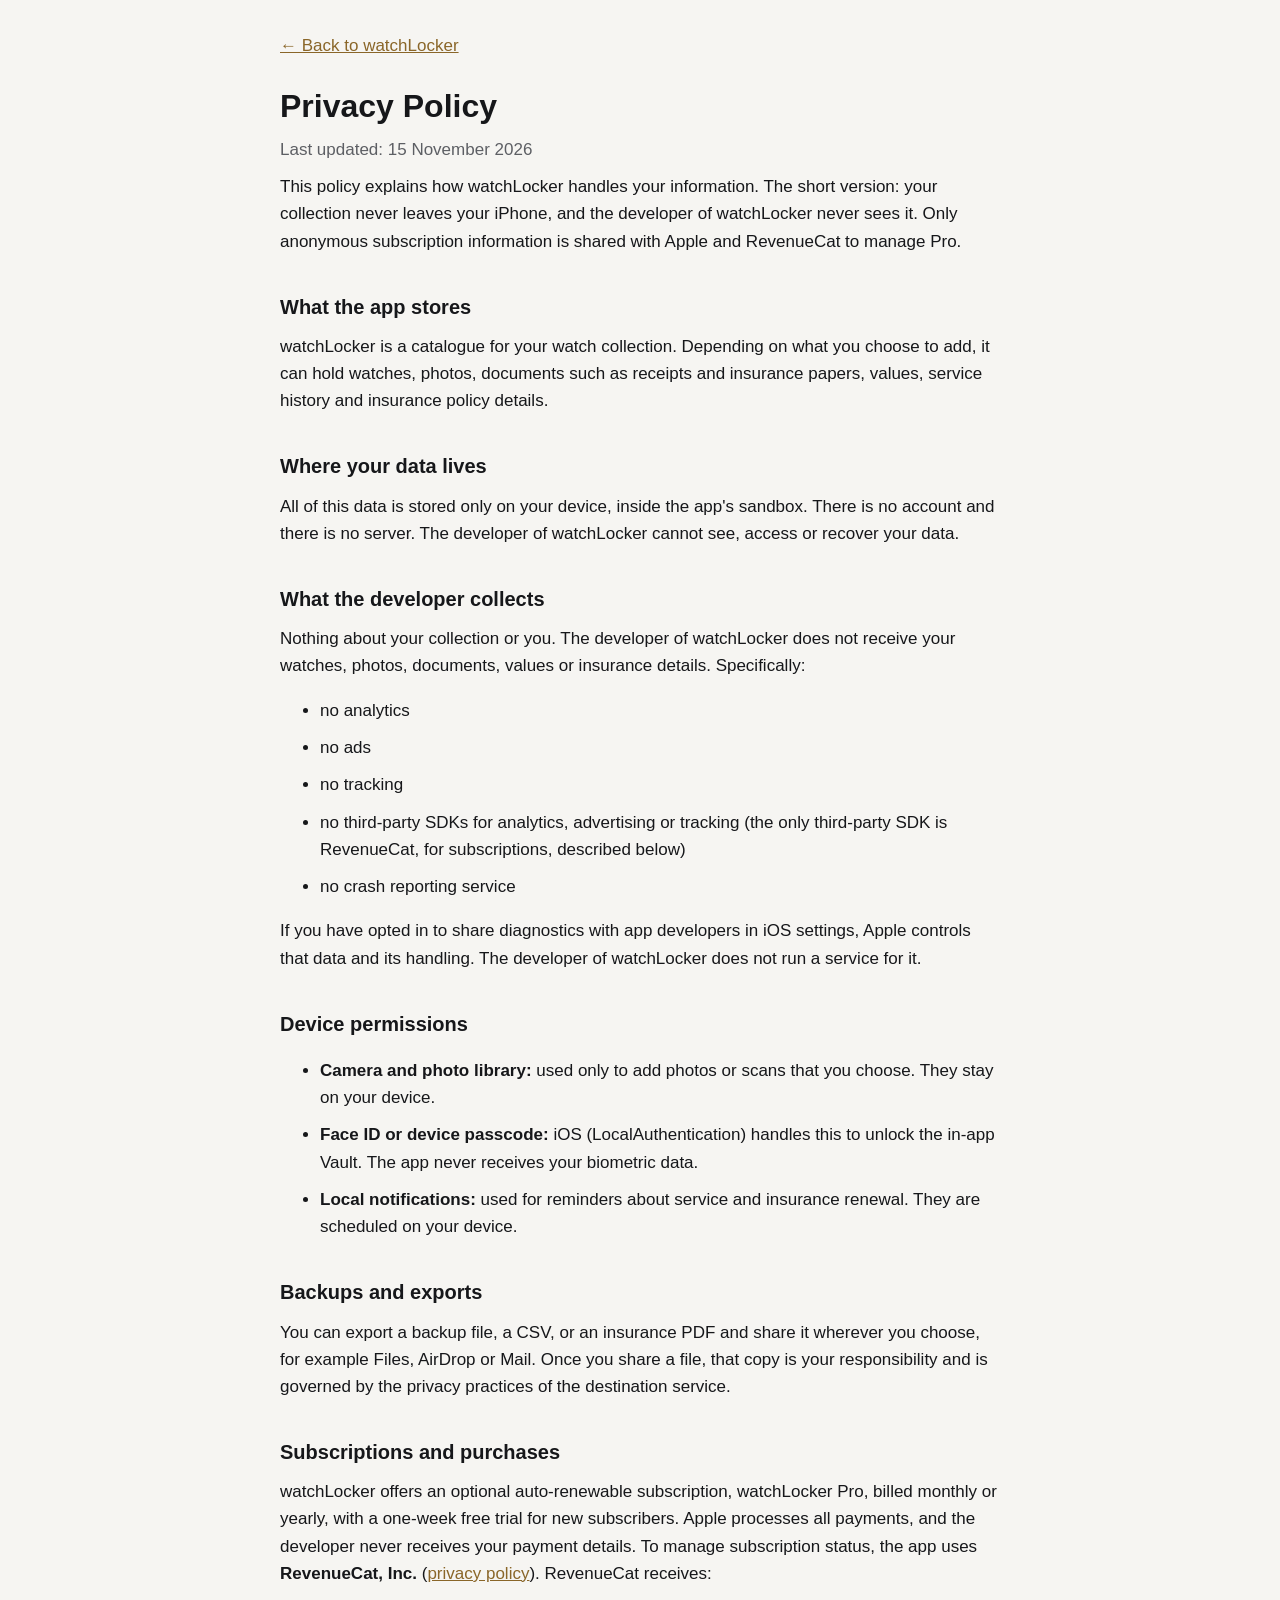
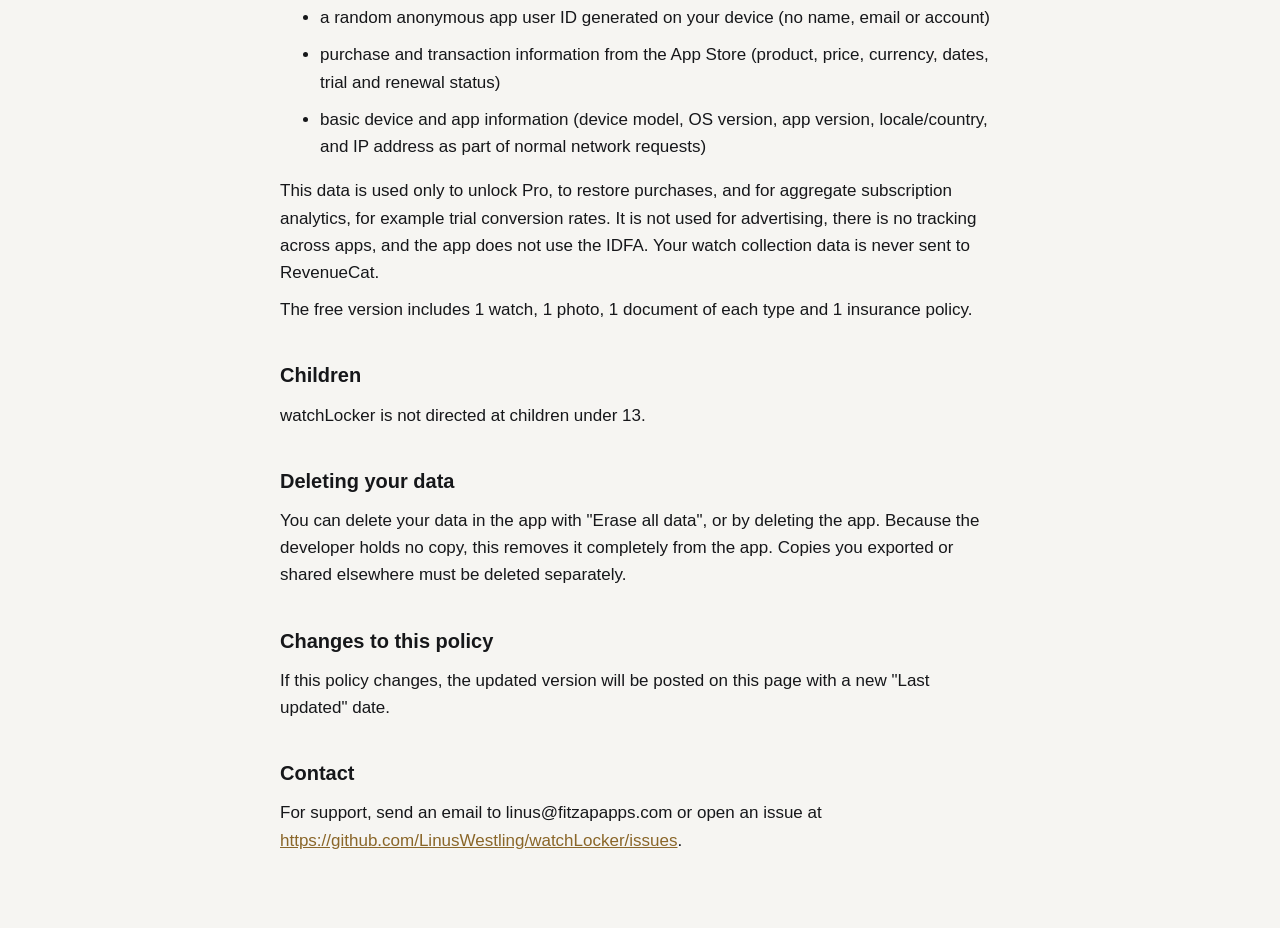
<file: privacy.html>
<!doctype html>
<html lang="en"><head><meta charset="utf-8"><meta name="viewport" content="width=device-width,initial-scale=1">
<title>Privacy Policy</title><link rel="stylesheet" href="style.css"></head>
<body><main>
<a class="back" href="index.html">&larr; Back to watchLocker</a>
<h1>Privacy Policy</h1>
<p class="meta">Last updated: 15 November 2026</p>
<p>This policy explains how watchLocker handles your information. The short version: your collection never leaves your iPhone, and the developer of watchLocker never sees it. Only anonymous subscription information is shared with Apple and RevenueCat to manage Pro.</p>
<h2>What the app stores</h2>
<p>watchLocker is a catalogue for your watch collection. Depending on what you choose to add, it can hold watches, photos, documents such as receipts and insurance papers, values, service history and insurance policy details.</p>
<h2>Where your data lives</h2>
<p>All of this data is stored only on your device, inside the app's sandbox. There is no account and there is no server. The developer of watchLocker cannot see, access or recover your data.</p>
<h2>What the developer collects</h2>
<p>Nothing about your collection or you. The developer of watchLocker does not receive your watches, photos, documents, values or insurance details. Specifically:</p>
<ul>
<li>no analytics</li>
<li>no ads</li>
<li>no tracking</li>
<li>no third-party SDKs for analytics, advertising or tracking (the only third-party SDK is RevenueCat, for subscriptions, described below)</li>
<li>no crash reporting service</li>
</ul>
<p>If you have opted in to share diagnostics with app developers in iOS settings, Apple controls that data and its handling. The developer of watchLocker does not run a service for it.</p>
<h2>Device permissions</h2>
<ul>
<li><strong>Camera and photo library:</strong> used only to add photos or scans that you choose. They stay on your device.</li>
<li><strong>Face ID or device passcode:</strong> iOS (LocalAuthentication) handles this to unlock the in-app Vault. The app never receives your biometric data.</li>
<li><strong>Local notifications:</strong> used for reminders about service and insurance renewal. They are scheduled on your device.</li>
</ul>
<h2>Backups and exports</h2>
<p>You can export a backup file, a CSV, or an insurance PDF and share it wherever you choose, for example Files, AirDrop or Mail. Once you share a file, that copy is your responsibility and is governed by the privacy practices of the destination service.</p>
<h2>Subscriptions and purchases</h2>
<p>watchLocker offers an optional auto-renewable subscription, watchLocker Pro, billed monthly or yearly, with a one-week free trial for new subscribers. Apple processes all payments, and the developer never receives your payment details. To manage subscription status, the app uses <strong>RevenueCat, Inc.</strong> (<a href="https://www.revenuecat.com/privacy">privacy policy</a>). RevenueCat receives:</p>
<ul>
<li>a random anonymous app user ID generated on your device (no name, email or account)</li>
<li>purchase and transaction information from the App Store (product, price, currency, dates, trial and renewal status)</li>
<li>basic device and app information (device model, OS version, app version, locale/country, and IP address as part of normal network requests)</li>
</ul>
<p>This data is used only to unlock Pro, to restore purchases, and for aggregate subscription analytics, for example trial conversion rates. It is not used for advertising, there is no tracking across apps, and the app does not use the IDFA. Your watch collection data is never sent to RevenueCat.</p>
<p>The free version includes 1 watch, 1 photo, 1 document of each type and 1 insurance policy.</p>
<h2>Children</h2>
<p>watchLocker is not directed at children under 13.</p>
<h2>Deleting your data</h2>
<p>You can delete your data in the app with "Erase all data", or by deleting the app. Because the developer holds no copy, this removes it completely from the app. Copies you exported or shared elsewhere must be deleted separately.</p>
<h2>Changes to this policy</h2>
<p>If this policy changes, the updated version will be posted on this page with a new "Last updated" date.</p>
<h2>Contact</h2>
<p>For support, send an email to linus@fitzapapps.com or open an issue at <a href="https://github.com/LinusWestling/watchLocker/issues">https://github.com/LinusWestling/watchLocker/issues</a>.</p>
</main></body></html>
</file>
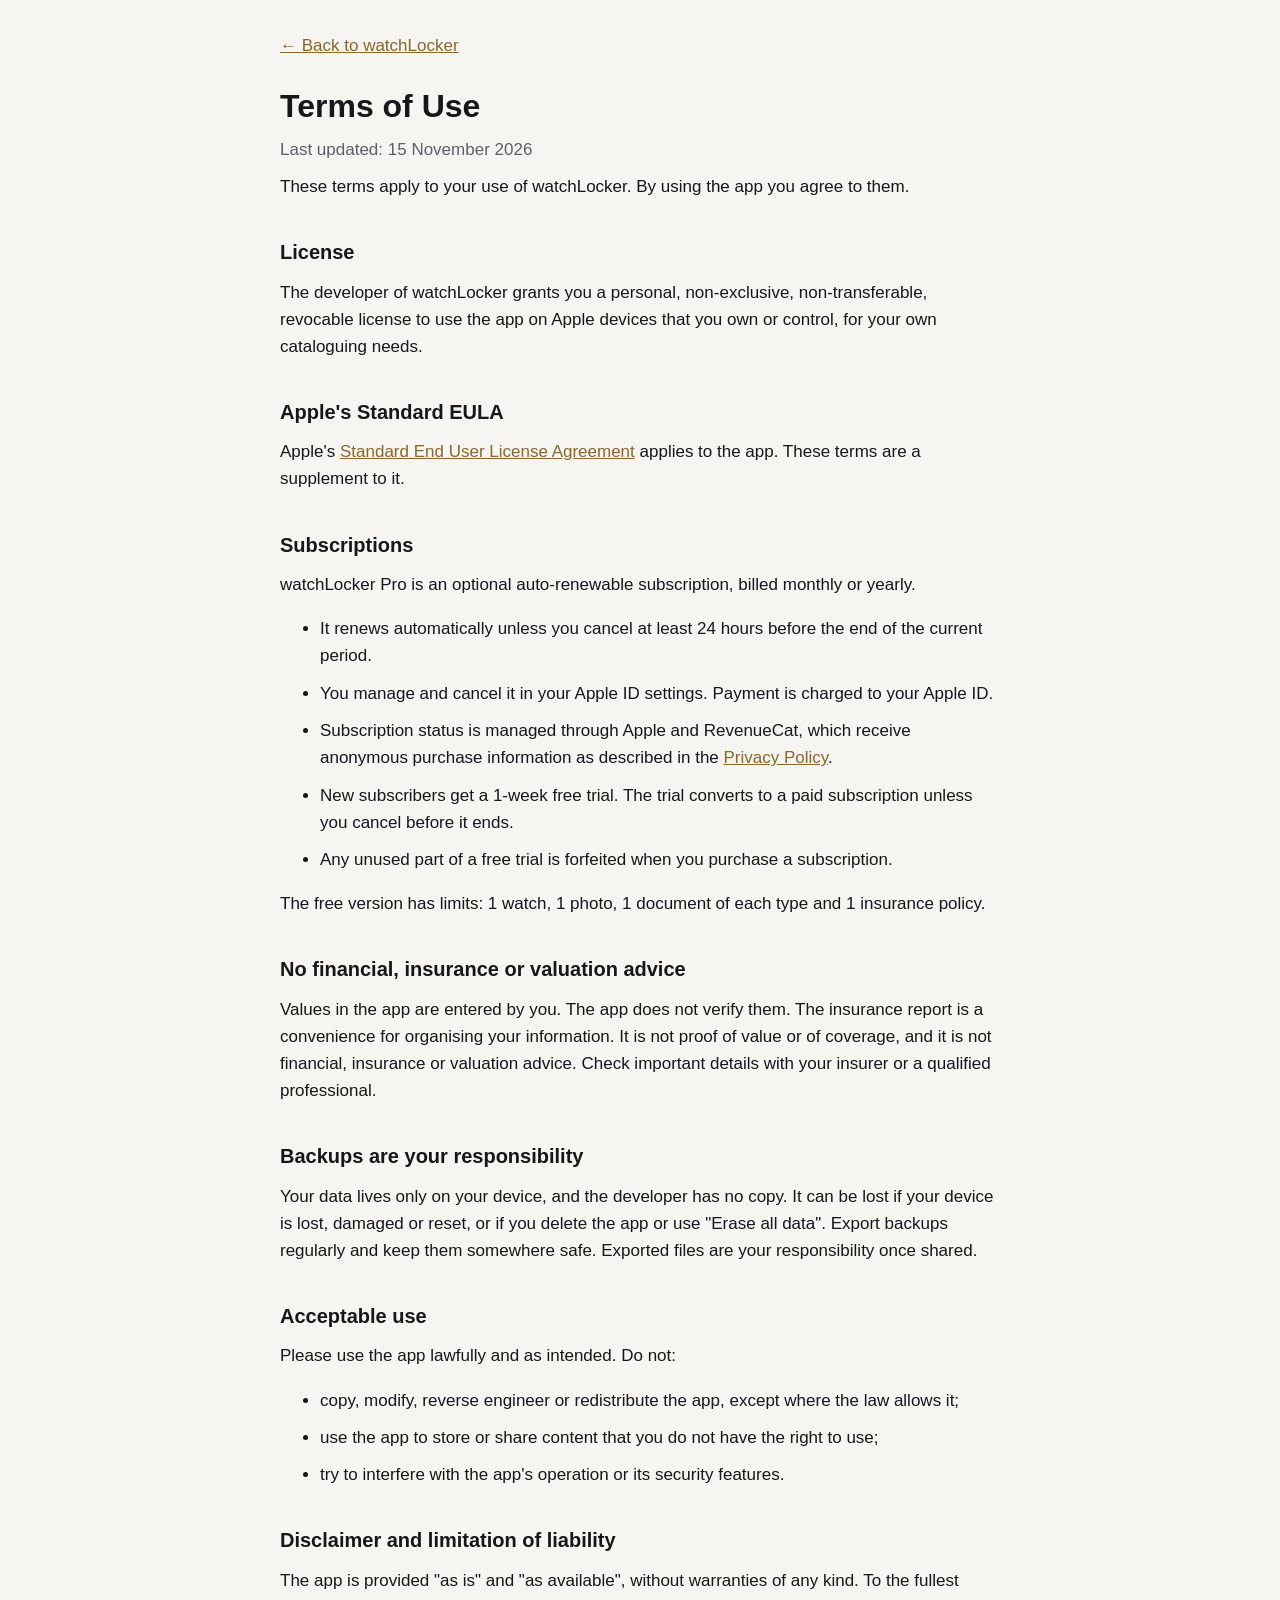
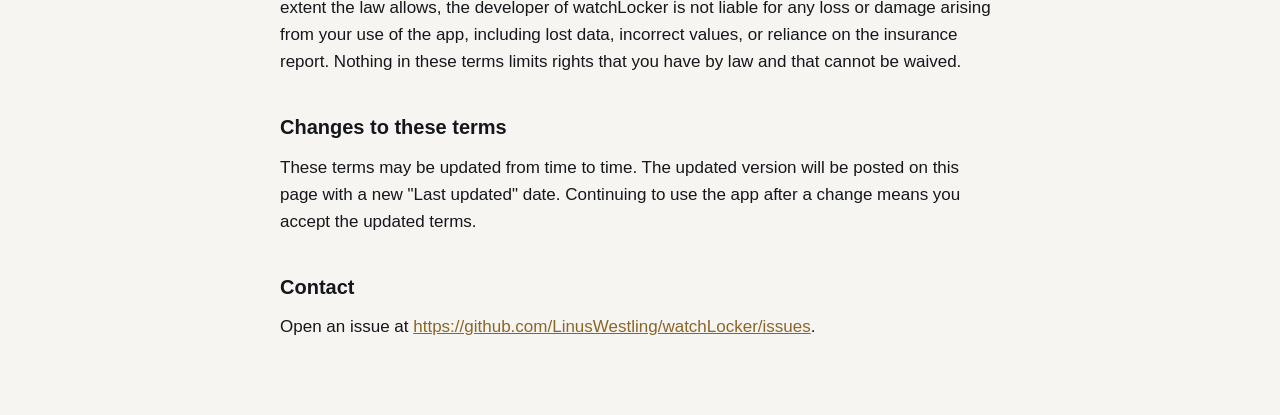
<file: terms.html>
<!doctype html>
<html lang="en"><head><meta charset="utf-8"><meta name="viewport" content="width=device-width,initial-scale=1">
<title>Terms of Use</title><link rel="stylesheet" href="style.css"></head>
<body><main>
<a class="back" href="index.html">&larr; Back to watchLocker</a>
<h1>Terms of Use</h1>
<p class="meta">Last updated: 15 November 2026</p>
<p>These terms apply to your use of watchLocker. By using the app you agree to them.</p>
<h2>License</h2>
<p>The developer of watchLocker grants you a personal, non-exclusive, non-transferable, revocable license to use the app on Apple devices that you own or control, for your own cataloguing needs.</p>
<h2>Apple's Standard EULA</h2>
<p>Apple's <a href="https://www.apple.com/legal/internet-services/itunes/dev/stdeula/">Standard End User License Agreement</a> applies to the app. These terms are a supplement to it.</p>
<h2>Subscriptions</h2>
<p>watchLocker Pro is an optional auto-renewable subscription, billed monthly or yearly.</p>
<ul>
<li>It renews automatically unless you cancel at least 24 hours before the end of the current period.</li>
<li>You manage and cancel it in your Apple ID settings. Payment is charged to your Apple ID.</li>
<li>Subscription status is managed through Apple and RevenueCat, which receive anonymous purchase information as described in the <a href="privacy.html">Privacy Policy</a>.</li>
<li>New subscribers get a 1-week free trial. The trial converts to a paid subscription unless you cancel before it ends.</li>
<li>Any unused part of a free trial is forfeited when you purchase a subscription.</li>
</ul>
<p>The free version has limits: 1 watch, 1 photo, 1 document of each type and 1 insurance policy.</p>
<h2>No financial, insurance or valuation advice</h2>
<p>Values in the app are entered by you. The app does not verify them. The insurance report is a convenience for organising your information. It is not proof of value or of coverage, and it is not financial, insurance or valuation advice. Check important details with your insurer or a qualified professional.</p>
<h2>Backups are your responsibility</h2>
<p>Your data lives only on your device, and the developer has no copy. It can be lost if your device is lost, damaged or reset, or if you delete the app or use "Erase all data". Export backups regularly and keep them somewhere safe. Exported files are your responsibility once shared.</p>
<h2>Acceptable use</h2>
<p>Please use the app lawfully and as intended. Do not:</p>
<ul>
<li>copy, modify, reverse engineer or redistribute the app, except where the law allows it;</li>
<li>use the app to store or share content that you do not have the right to use;</li>
<li>try to interfere with the app's operation or its security features.</li>
</ul>
<h2>Disclaimer and limitation of liability</h2>
<p>The app is provided "as is" and "as available", without warranties of any kind. To the fullest extent the law allows, the developer of watchLocker is not liable for any loss or damage arising from your use of the app, including lost data, incorrect values, or reliance on the insurance report. Nothing in these terms limits rights that you have by law and that cannot be waived.</p>
<h2>Changes to these terms</h2>
<p>These terms may be updated from time to time. The updated version will be posted on this page with a new "Last updated" date. Continuing to use the app after a change means you accept the updated terms.</p>
<h2>Contact</h2>
<p>Open an issue at <a href="https://github.com/LinusWestling/watchLocker/issues">https://github.com/LinusWestling/watchLocker/issues</a>.</p>
</main></body></html>
</file>
<file: style.css>
:root{--bg:#F6F5F2;--fg:#16171A;--sec:#5d5f64;--acc:#8A6629}
@media (prefers-color-scheme:dark){:root{--bg:#0E0F11;--fg:#F3F1EC;--sec:#A7A9AE;--acc:#D4AF6A}}
body{margin:0;background:var(--bg);color:var(--fg);font:17px/1.6 -apple-system,BlinkMacSystemFont,"Segoe UI",Roboto,Helvetica,Arial,sans-serif}
main{max-width:720px;margin:0 auto;padding:32px 20px 64px}
h1{font-size:2rem;line-height:1.2;margin:.5em 0 .2em}
h2{font-size:1.25rem;margin:1.8em 0 .4em}
p,li{margin:.6em 0}
a{color:var(--acc)}
.meta,.lead{color:var(--sec)}
.back{display:inline-block;margin-bottom:12px}
</file>
